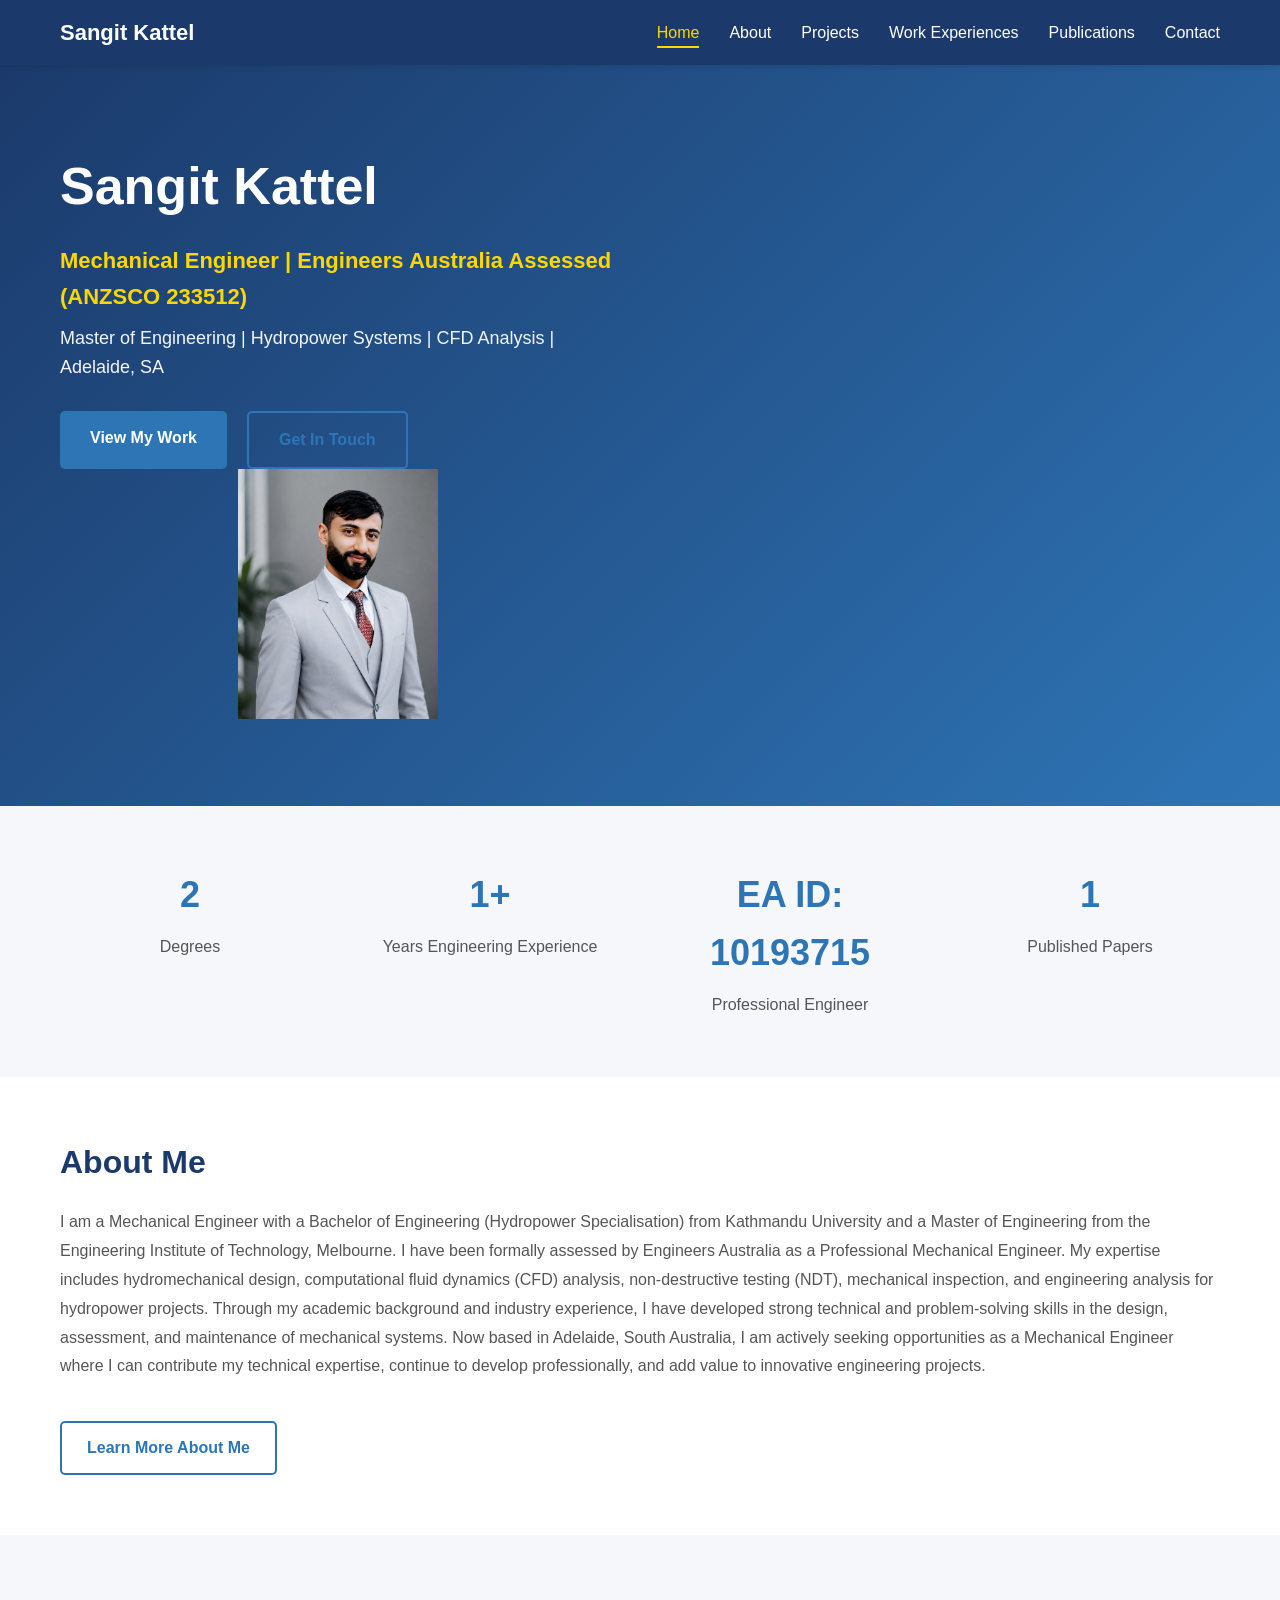
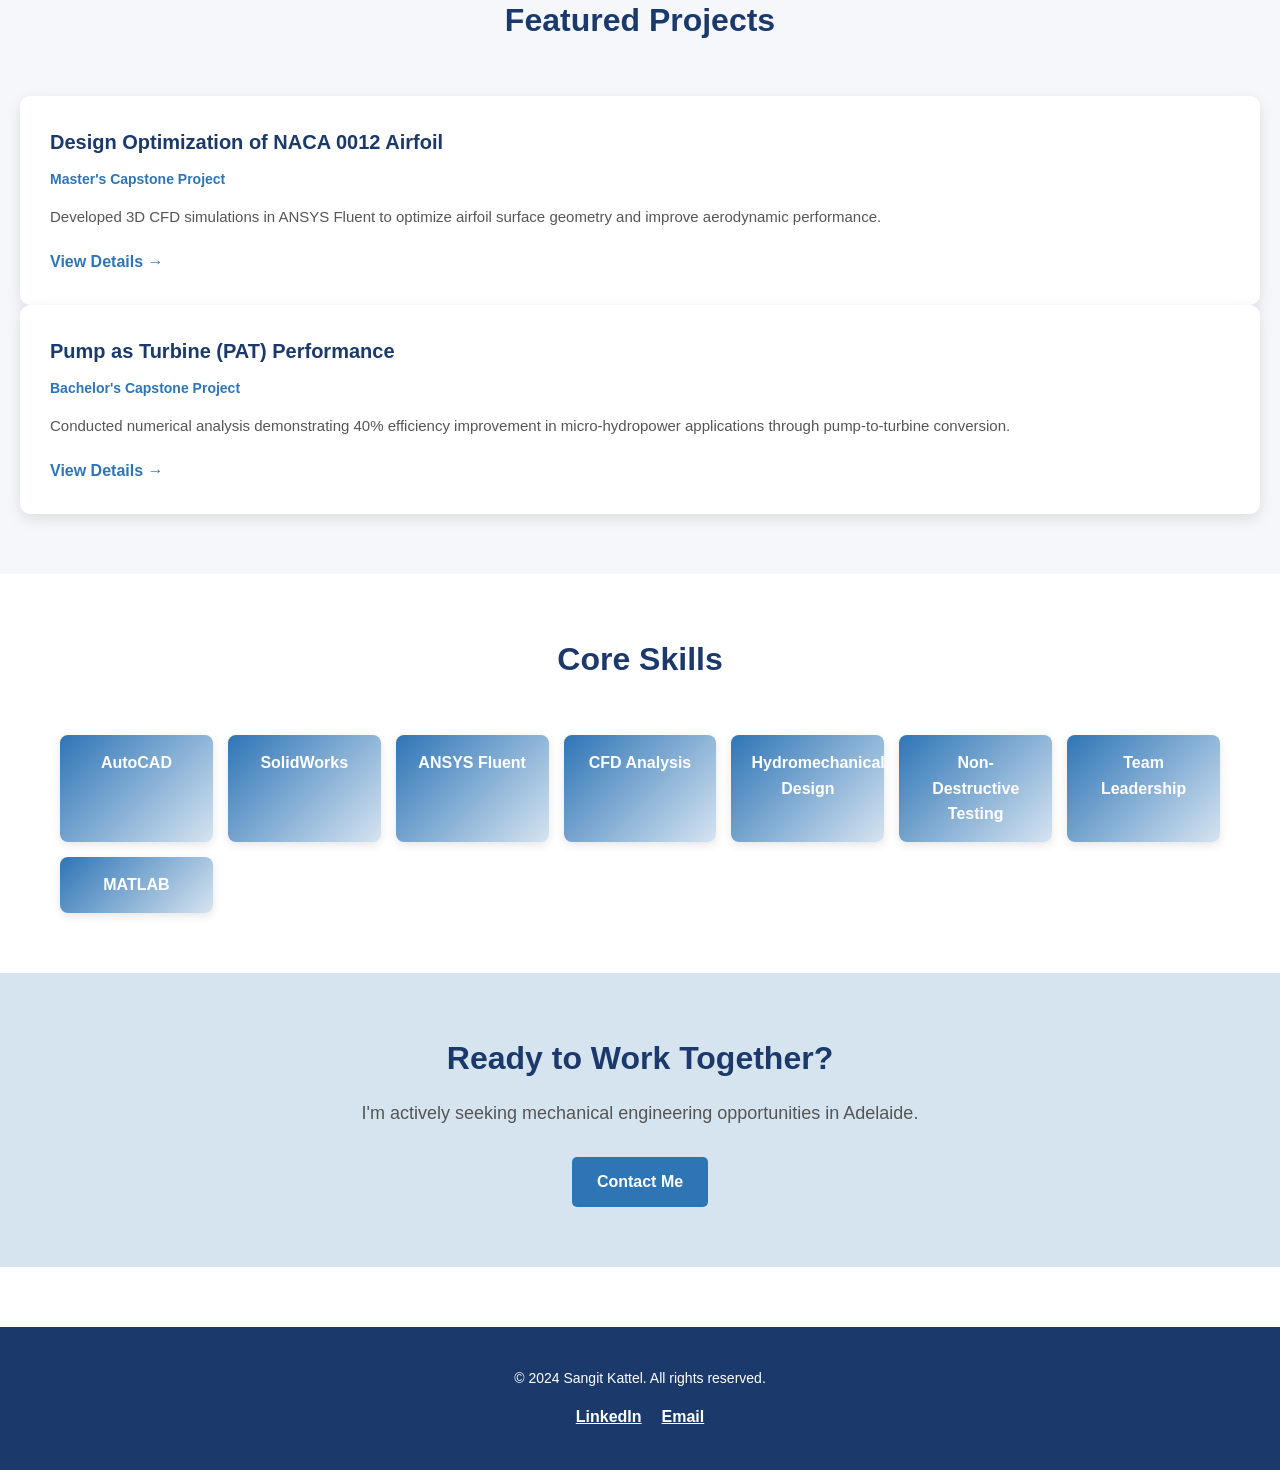
<file: index.html>
<!DOCTYPE html>
<html lang="en">
<head>
    <meta charset="UTF-8">
    <meta name="viewport" content="width=device-width, initial-scale=1.0">
    <title>Sangit Kattel - Mechanical Engineer</title>
    <link rel="stylesheet" href="styles.css">
</head>
<body>
    <!-- Navigation Bar -->
    <nav class="navbar">
        <div class="container">
            <div class="logo">Sangit Kattel</div>
            <ul class="nav-links">
                <li><a href="index.html" class="active">Home</a></li>
                <li><a href="about.html">About</a></li>
                <li><a href="projects.html">Projects</a></li>
                 <li><a href="work-experiences.html">Work Experiences</a></li>
                <li><a href="publications.html">Publications</a></li>
                <li><a href="contact.html">Contact</a></li>
            </ul>
        </div>
    </nav>

    <!-- Hero Section -->
    <section class="hero">
        <div class="container">
            <div class="hero-content">
                <div class="hero-text">
                    <h1>Sangit Kattel</h1>
                    <p class="subtitle">Mechanical Engineer | Engineers Australia Assessed (ANZSCO 233512)</p>
                    <p class="description">Master of Engineering | Hydropower Systems | CFD Analysis | Adelaide, SA</p>
                    <div class="cta-buttons">
                        <a href="about.html" class="btn btn-primary">View My Work</a>
                        <a href="contact.html" class="btn btn-secondary">Get In Touch</a>
                    </div>
                </div>
                <div class="hero-image">
                     <img src='sa.jpg' width=200>
                </div>
            </div>
        </div>
    </section>

    <!-- Quick Stats -->
    <section class="stats">
        <div class="container">
            <div class="stat-item">
                <h3>2</h3>
                <p>Degrees</p>
            </div>
            <div class="stat-item">
                <h3>1+</h3>
                <p>Years Engineering Experience</p>
            </div>
            <div class="stat-item">
                <h3>EA ID: 10193715</h3>
                <p>Professional Engineer</p>
            </div>
            <div class="stat-item">
                <h3>1</h3>
                <p>Published Papers</p>
            </div>
        </div>
    </section>

    <!-- About Preview -->
    <section class="about-preview">
        <div class="container">
            <h2>About Me</h2>
            <p>I am a Mechanical Engineer with a Bachelor of Engineering (Hydropower Specialisation) from Kathmandu University and a Master of Engineering from the Engineering Institute of Technology, Melbourne. I have been formally assessed by Engineers Australia as a Professional Mechanical Engineer. My expertise includes hydromechanical design, computational fluid dynamics (CFD) analysis, non-destructive testing (NDT), mechanical inspection, and engineering analysis for hydropower projects. Through my academic background and industry experience, I have developed strong technical and problem-solving skills in the design, assessment, and maintenance of mechanical systems.

Now based in Adelaide, South Australia, I am actively seeking opportunities as a Mechanical Engineer where I can contribute my technical expertise, continue to develop professionally, and add value to innovative engineering projects.</p>
            
            <a href="about.html" class="btn btn-secondary">Learn More About Me</a>
        </div>
    </section>

    <!-- Featured Projects -->
    <section class="featured-projects">
        <div class="container">
            <h2>Featured Projects</h2>
           
                </div>
                <div class="project-card">
                    <h3>Design Optimization of NACA 0012 Airfoil</h3>
                    <p class="role">Master's Capstone Project</p>
                    <p>Developed 3D CFD simulations in ANSYS Fluent to optimize airfoil surface geometry and improve aerodynamic performance.</p>
                    <a href="projects.html#airfoil">View Details →</a>
                </div>
                <div class="project-card">
                    <h3>Pump as Turbine (PAT) Performance</h3>
                    <p class="role">Bachelor's Capstone Project</p>
                    <p>Conducted numerical analysis demonstrating 40% efficiency improvement in micro-hydropower applications through pump-to-turbine conversion.</p>
                    <a href="projects.html#pat">View Details →</a>
                </div>
            </div>
        </div>
    </section>

    <!-- Skills Section -->
    <section class="skills-section">
        <div class="container">
            <h2>Core Skills</h2>
            <div class="skills-grid">
                <div class="skill">AutoCAD</div>
                <div class="skill">SolidWorks</div>
                <div class="skill">ANSYS Fluent</div>
                <div class="skill">CFD Analysis</div>
                <div class="skill">Hydromechanical Design</div>
                <div class="skill">Non-Destructive Testing</div>
                <div class="skill">Team Leadership</div>
                <div class="skill">MATLAB</div>
            </div>
        </div>
    </section>

    <!-- CTA Section -->
    <section class="cta">
        <div class="container">
            <h2>Ready to Work Together?</h2>
            <p>I'm actively seeking mechanical engineering opportunities in Adelaide.</p>
            <a href="contact.html" class="btn btn-primary">Contact Me</a>
        </div>
    </section>

    <!-- Footer -->
    <footer>
        <div class="container">
            <p>&copy; 2024 Sangit Kattel. All rights reserved.</p>
            <div class="social-links">
                <a href="https://linkedin.com/in/sangit-kattel-812382195" target="_blank">LinkedIn</a>
                <a href="mailto:sangeet.kattel@gmail.com">Email</a>
            </div>
        </div>
    </footer>

    <script src="script.js"></script>
</body>
</html>
</file>
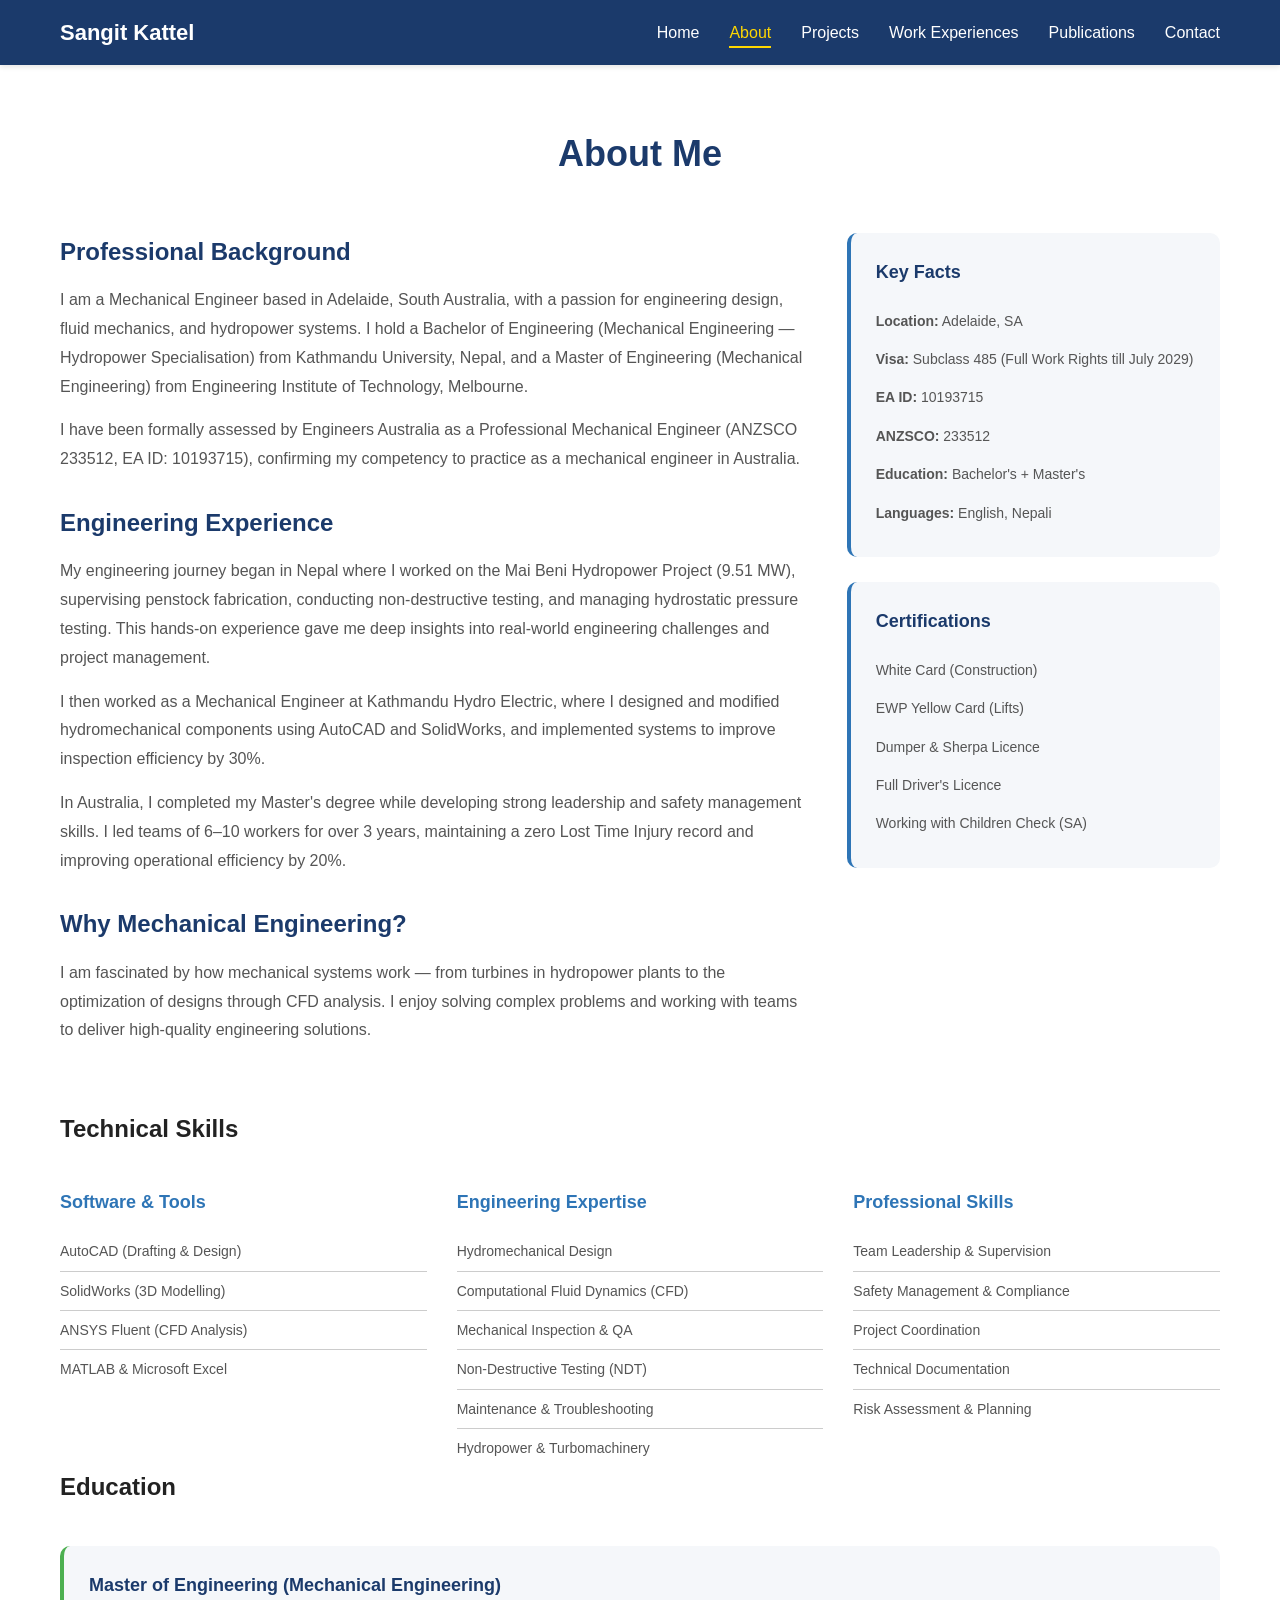
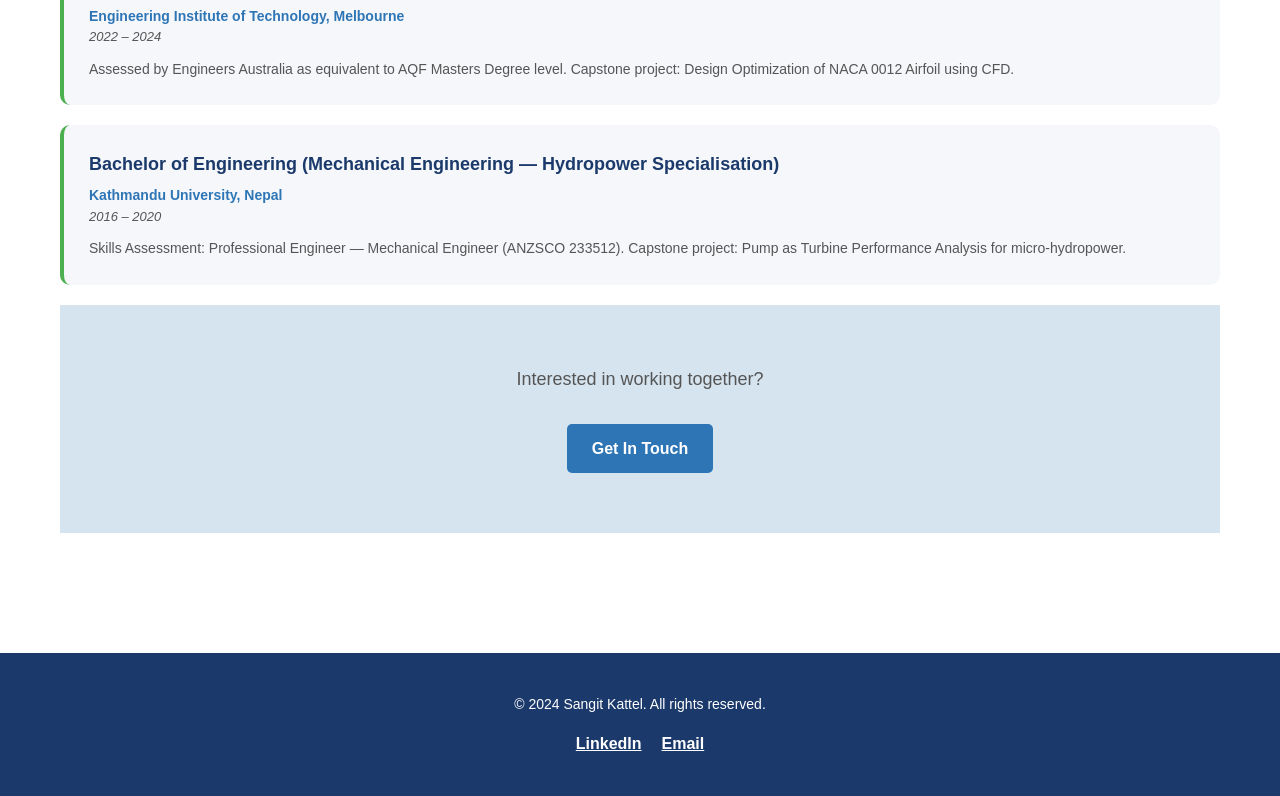
<file: about.html>
<!DOCTYPE html>
<html lang="en">
<head>
    <meta charset="UTF-8">
    <meta name="viewport" content="width=device-width, initial-scale=1.0">
    <title>About - Sangit Kattel</title>
    <link rel="stylesheet" href="styles.css">
</head>
<body>
    <!-- Navigation Bar -->
    <nav class="navbar">
        <div class="container">
            <div class="logo">Sangit Kattel</div>
            <ul class="nav-links">
                <li><a href="index.html">Home</a></li>
                <li><a href="about.html" class="active">About</a></li>
                <li><a href="projects.html">Projects</a></li>
                            <li><a href="work-experiences.html">Work Experiences</a></li>
                <li><a href="publications.html">Publications</a></li>
                <li><a href="contact.html">Contact</a></li>
            </ul>
        </div>
    </nav>

    <!-- About Section -->
    <section class="about">
        <div class="container">
            <h1>About Me</h1>
            
            <div class="about-grid">
                <div class="about-text">
                    <h2>Professional Background</h2>
                    <p>I am a Mechanical Engineer based in Adelaide, South Australia, with a passion for engineering design, fluid mechanics, and hydropower systems. I hold a Bachelor of Engineering (Mechanical Engineering — Hydropower Specialisation) from Kathmandu University, Nepal, and a Master of Engineering (Mechanical Engineering) from Engineering Institute of Technology, Melbourne.</p>
                    
                    <p>I have been formally assessed by Engineers Australia as a Professional Mechanical Engineer (ANZSCO 233512, EA ID: 10193715), confirming my competency to practice as a mechanical engineer in Australia.</p>

                    <h2>Engineering Experience</h2>
                    <p>My engineering journey began in Nepal where I worked on the Mai Beni Hydropower Project (9.51 MW), supervising penstock fabrication, conducting non-destructive testing, and managing hydrostatic pressure testing. This hands-on experience gave me deep insights into real-world engineering challenges and project management.</p>

                    <p>I then worked as a Mechanical Engineer at Kathmandu Hydro Electric, where I designed and modified hydromechanical components using AutoCAD and SolidWorks, and implemented systems to improve inspection efficiency by 30%.</p>

                    <p>In Australia, I completed my Master's degree while developing strong leadership and safety management skills. I led teams of 6–10 workers for over 3 years, maintaining a zero Lost Time Injury record and improving operational efficiency by 20%.</p>

                    <h2>Why Mechanical Engineering?</h2>
                    <p>I am fascinated by how mechanical systems work — from turbines in hydropower plants to the optimization of designs through CFD analysis. I enjoy solving complex problems and working with teams to deliver high-quality engineering solutions.</p>
                </div>

                <div class="about-sidebar">
                    <div class="info-box">
                        <h3>Key Facts</h3>
                        <ul>
                            <li><strong>Location:</strong> Adelaide, SA</li>
                            <li><strong>Visa:</strong> Subclass 485 (Full Work Rights till July 2029)</li>
                            <li><strong>EA ID:</strong> 10193715</li>
                            <li><strong>ANZSCO:</strong> 233512</li>
                            <li><strong>Education:</strong> Bachelor's + Master's</li>
                            <li><strong>Languages:</strong> English, Nepali</li>
                        </ul>
                    </div>

                    <div class="info-box">
                        <h3>Certifications</h3>
                        <ul>
                            <li>White Card (Construction)</li>
                            <li>EWP Yellow Card (Lifts)</li>
                            <li>Dumper & Sherpa Licence</li>
                            <li>Full Driver's Licence</li>
                            <li>Working with Children Check (SA)</li>
                        </ul>
                    </div>
                </div>
            </div>

            <h2>Technical Skills</h2>
            <div class="skills-detailed">
                <div class="skill-category">
                    <h3>Software & Tools</h3>
                    <ul>
                        <li>AutoCAD (Drafting & Design)</li>
                        <li>SolidWorks (3D Modelling)</li>
                        <li>ANSYS Fluent (CFD Analysis)</li>
                        <li>MATLAB & Microsoft Excel</li>
                    </ul>
                </div>

                <div class="skill-category">
                    <h3>Engineering Expertise</h3>
                    <ul>
                        <li>Hydromechanical Design</li>
                        <li>Computational Fluid Dynamics (CFD)</li>
                        <li>Mechanical Inspection & QA</li>
                        <li>Non-Destructive Testing (NDT)</li>
                        <li>Maintenance & Troubleshooting</li>
                        <li>Hydropower & Turbomachinery</li>
                    </ul>
                </div>

                <div class="skill-category">
                    <h3>Professional Skills</h3>
                    <ul>
                        <li>Team Leadership & Supervision</li>
                        <li>Safety Management & Compliance</li>
                        <li>Project Coordination</li>
                        <li>Technical Documentation</li>
                        <li>Risk Assessment & Planning</li>
                    </ul>
                </div>
            </div>

            <h2>Education</h2>
            <div class="education-timeline">
                <div class="education-item">
                    <h3>Master of Engineering (Mechanical Engineering)</h3>
                    <p class="institution">Engineering Institute of Technology, Melbourne</p>
                    <p class="year">2022 – 2024</p>
                    <p>Assessed by Engineers Australia as equivalent to AQF Masters Degree level. Capstone project: Design Optimization of NACA 0012 Airfoil using CFD.</p>
                </div>

                <div class="education-item">
                    <h3>Bachelor of Engineering (Mechanical Engineering — Hydropower Specialisation)</h3>
                    <p class="institution">Kathmandu University, Nepal</p>
                    <p class="year">2016 – 2020</p>
                    <p>Skills Assessment: Professional Engineer — Mechanical Engineer (ANZSCO 233512). Capstone project: Pump as Turbine Performance Analysis for micro-hydropower.</p>
                </div>
            </div>

            <div class="cta">
                <p>Interested in working together?</p>
                <a href="contact.html" class="btn btn-primary">Get In Touch</a>
            </div>
        </div>
    </section>

    <!-- Footer -->
    <footer>
        <div class="container">
            <p>&copy; 2024 Sangit Kattel. All rights reserved.</p>
            <div class="social-links">
                <a href="https://linkedin.com/in/sangit-kattel-812382195" target="_blank">LinkedIn</a>
                <a href="mailto:sangeet.kattel@gmail.com">Email</a>
            </div>
        </div>
    </footer>

    <script src="script.js"></script>
</body>
</html>
</file>
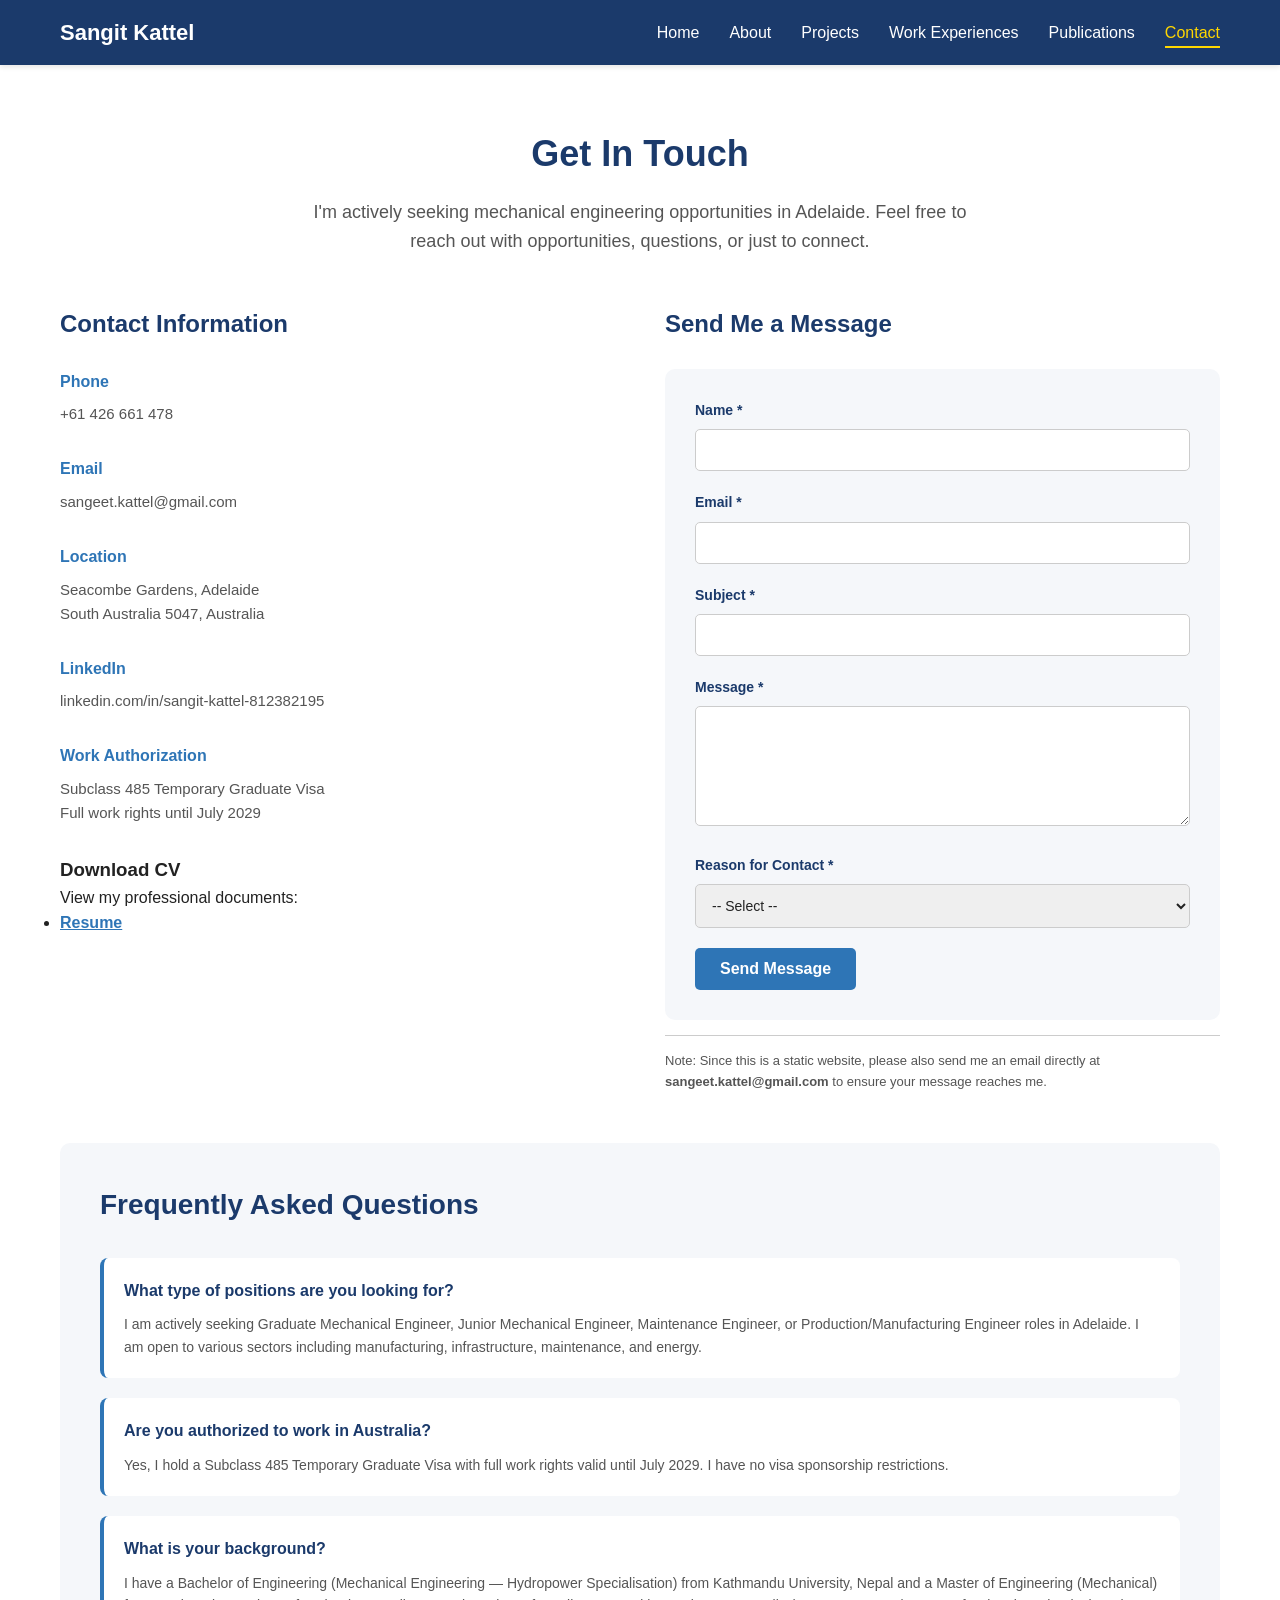
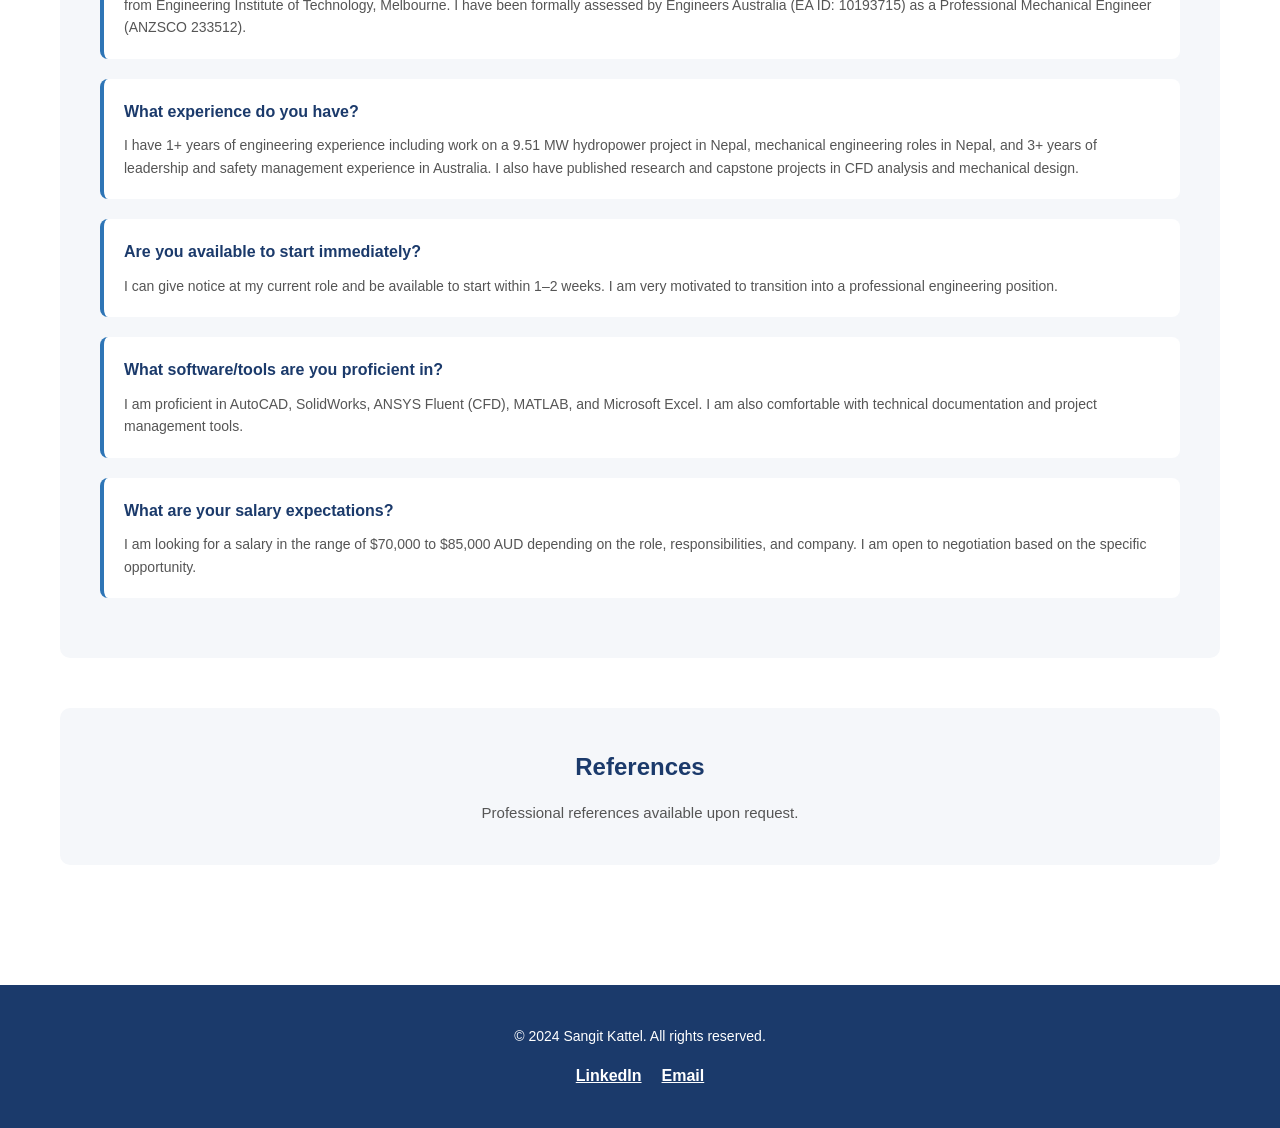
<file: contact.html>
<!DOCTYPE html>
<html lang="en">
<head>
    <meta charset="UTF-8">
    <meta name="viewport" content="width=device-width, initial-scale=1.0">
    <title>Contact - Sangit Kattel</title>
    <link rel="stylesheet" href="styles.css">
</head>
<body>
    <!-- Navigation Bar -->
    <nav class="navbar">
        <div class="container">
            <div class="logo">Sangit Kattel</div>
            <ul class="nav-links">
                <li><a href="index.html">Home</a></li>
                <li><a href="about.html">About</a></li>
                <li><a href="projects.html">Projects</a></li>
                         <li><a href="work-experiences.html">Work Experiences</a></li>
                <li><a href="publications.html">Publications</a></li>
                <li><a href="contact.html" class="active">Contact</a></li>
            </ul>
        </div>
    </nav>

    <!-- Contact Section -->
    <section class="contact">
        <div class="container">
            <h1>Get In Touch</h1>
            <p class="intro-text">I'm actively seeking mechanical engineering opportunities in Adelaide. Feel free to reach out with opportunities, questions, or just to connect.</p>

            <div class="contact-grid">
                <!-- Contact Information -->
                <div class="contact-info">
                    <h2>Contact Information</h2>
                    
                    <div class="contact-item">
                        <h3>Phone</h3>
                        <p><a href="tel:+61426661478">+61 426 661 478</a></p>
                    </div>

                    <div class="contact-item">
                        <h3>Email</h3>
                        <p><a href="mailto:sangeet.kattel@gmail.com">sangeet.kattel@gmail.com</a></p>
                    </div>

                    <div class="contact-item">
                        <h3>Location</h3>
                        <p>Seacombe Gardens, Adelaide<br>South Australia 5047, Australia</p>
                    </div>

                    <div class="contact-item">
                        <h3>LinkedIn</h3>
                        <p><a href="https://linkedin.com/in/sangit-kattel-812382195" target="_blank">linkedin.com/in/sangit-kattel-812382195</a></p>
                    </div>

                    <div class="contact-item">
                        <h3>Work Authorization</h3>
                        <p>Subclass 485 Temporary Graduate Visa<br>Full work rights until July 2029</p>
                    </div>

                    <h3>Download CV</h3>
                    <p>View my professional documents:</p>
                    <ul>
                       
                        <li><a href="Sangit_Kattel_Resume_2026.pdf" class="btn-link">Resume</a></li>
                    </ul>
                </div>

                <!-- Contact Form -->
                <div class="contact-form-container">
                    <h2>Send Me a Message</h2>
                    <form class="contact-form" action="https://formspree.io/f/xqevgryv" method= "POST">
                        <div class="form-group">
                            <label for="name">Name *</label>
                            <input type="text" id="name" name="name" required>
                        </div>

                        <div class="form-group">
                            <label for="email">Email *</label>
                            <input type="email" id="email" name="email" required>
                        </div>

                        <div class="form-group">
                            <label for="subject">Subject *</label>
                            <input type="text" id="subject" name="subject" required>
                        </div>

                        <div class="form-group">
                            <label for="message">Message *</label>
                            <textarea id="message" name="message" rows="5" required></textarea>
                        </div>

                        <div class="form-group">
                            <label for="reason">Reason for Contact *</label>
                            <select id="reason" name="reason" required>
                                <option value="">-- Select --</option>
                                <option value="opportunity">Job Opportunity</option>
                                <option value="collaboration">Collaboration</option>
                                <option value="interview">Interview Related</option>
                                <option value="networking">Networking</option>
                                <option value="other">Other</option>
                            </select>
                        </div>

                        <button type="submit" class="btn btn-primary">Send Message</button>
                    </form>
                    <p class="form-note">Note: Since this is a static website, please also send me an email directly at <strong>sangeet.kattel@gmail.com</strong> to ensure your message reaches me.</p>
                </div>
            </div>

            <!-- FAQ Section -->
            <div class="faq">
                <h2>Frequently Asked Questions</h2>
                
                <div class="faq-item">
                    <h3>What type of positions are you looking for?</h3>
                    <p>I am actively seeking Graduate Mechanical Engineer, Junior Mechanical Engineer, Maintenance Engineer, or Production/Manufacturing Engineer roles in Adelaide. I am open to various sectors including manufacturing, infrastructure, maintenance, and energy.</p>
                </div>

                <div class="faq-item">
                    <h3>Are you authorized to work in Australia?</h3>
                    <p>Yes, I hold a Subclass 485 Temporary Graduate Visa with full work rights valid until July 2029. I have no visa sponsorship restrictions.</p>
                </div>

                <div class="faq-item">
                    <h3>What is your background?</h3>
                    <p>I have a Bachelor of Engineering (Mechanical Engineering — Hydropower Specialisation) from Kathmandu University, Nepal and a Master of Engineering (Mechanical) from Engineering Institute of Technology, Melbourne. I have been formally assessed by Engineers Australia (EA ID: 10193715) as a Professional Mechanical Engineer (ANZSCO 233512).</p>
                </div>

                <div class="faq-item">
                    <h3>What experience do you have?</h3>
                    <p>I have 1+ years of engineering experience including work on a 9.51 MW hydropower project in Nepal, mechanical engineering roles in Nepal, and 3+ years of leadership and safety management experience in Australia. I also have published research and capstone projects in CFD analysis and mechanical design.</p>
                </div>

                <div class="faq-item">
                    <h3>Are you available to start immediately?</h3>
                    <p>I can give notice at my current role and be available to start within 1–2 weeks. I am very motivated to transition into a professional engineering position.</p>
                </div>

                <div class="faq-item">
                    <h3>What software/tools are you proficient in?</h3>
                    <p>I am proficient in AutoCAD, SolidWorks, ANSYS Fluent (CFD), MATLAB, and Microsoft Excel. I am also comfortable with technical documentation and project management tools.</p>
                </div>

                <div class="faq-item">
                    <h3>What are your salary expectations?</h3>
                    <p>I am looking for a salary in the range of $70,000 to $85,000 AUD depending on the role, responsibilities, and company. I am open to negotiation based on the specific opportunity.</p>
                </div>
            </div>

            <!-- Referees Section -->
            <div class="referees">
                <h2>References</h2>
                <p>Professional references available upon request.</p>
            </div>
        </div>
    </section>

    <!-- Footer -->
    <footer>
        <div class="container">
            <p>&copy; 2024 Sangit Kattel. All rights reserved.</p>
            <div class="social-links">
                <a href="https://linkedin.com/in/sangit-kattel-812382195" target="_blank">LinkedIn</a>
                <a href="mailto:sangeet.kattel@gmail.com">Email</a>
            </div>
        </div>
    </footer>

    <script src="script.js"></script>
</body>
</html>
</file>
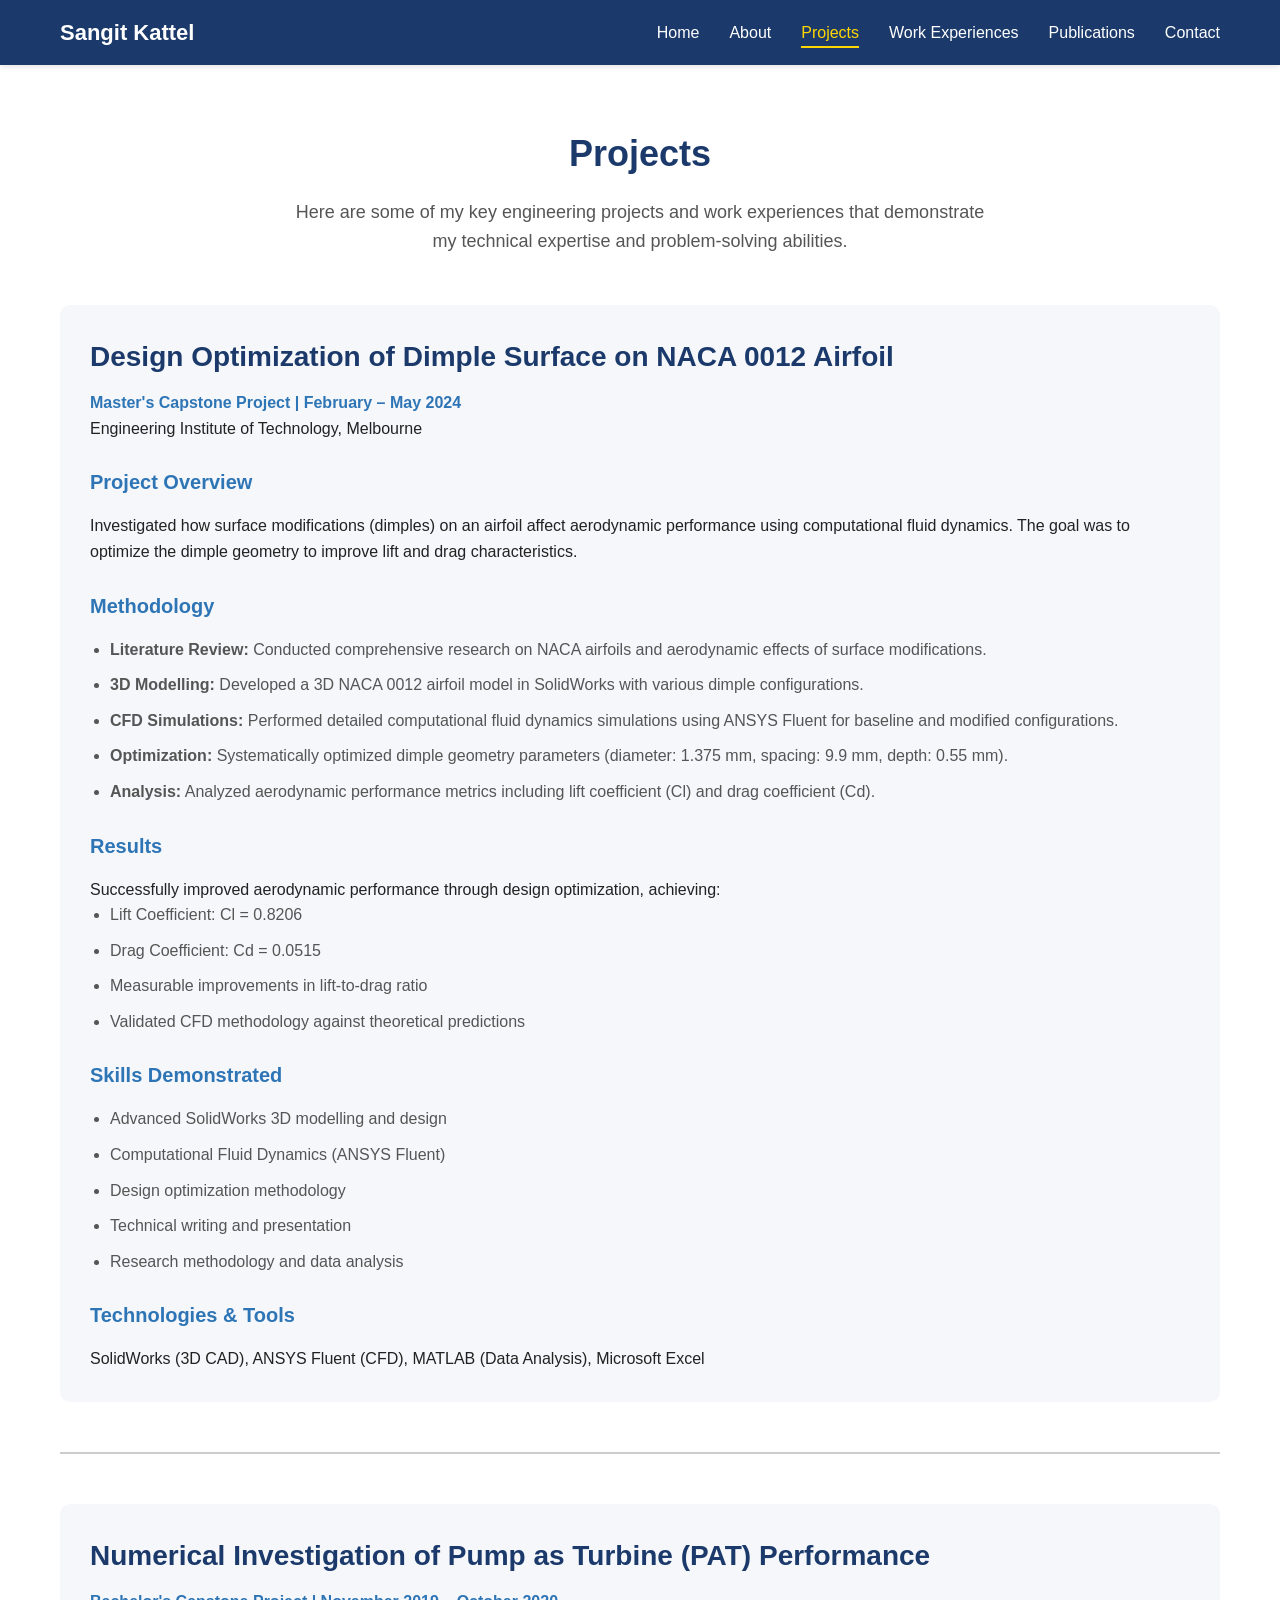
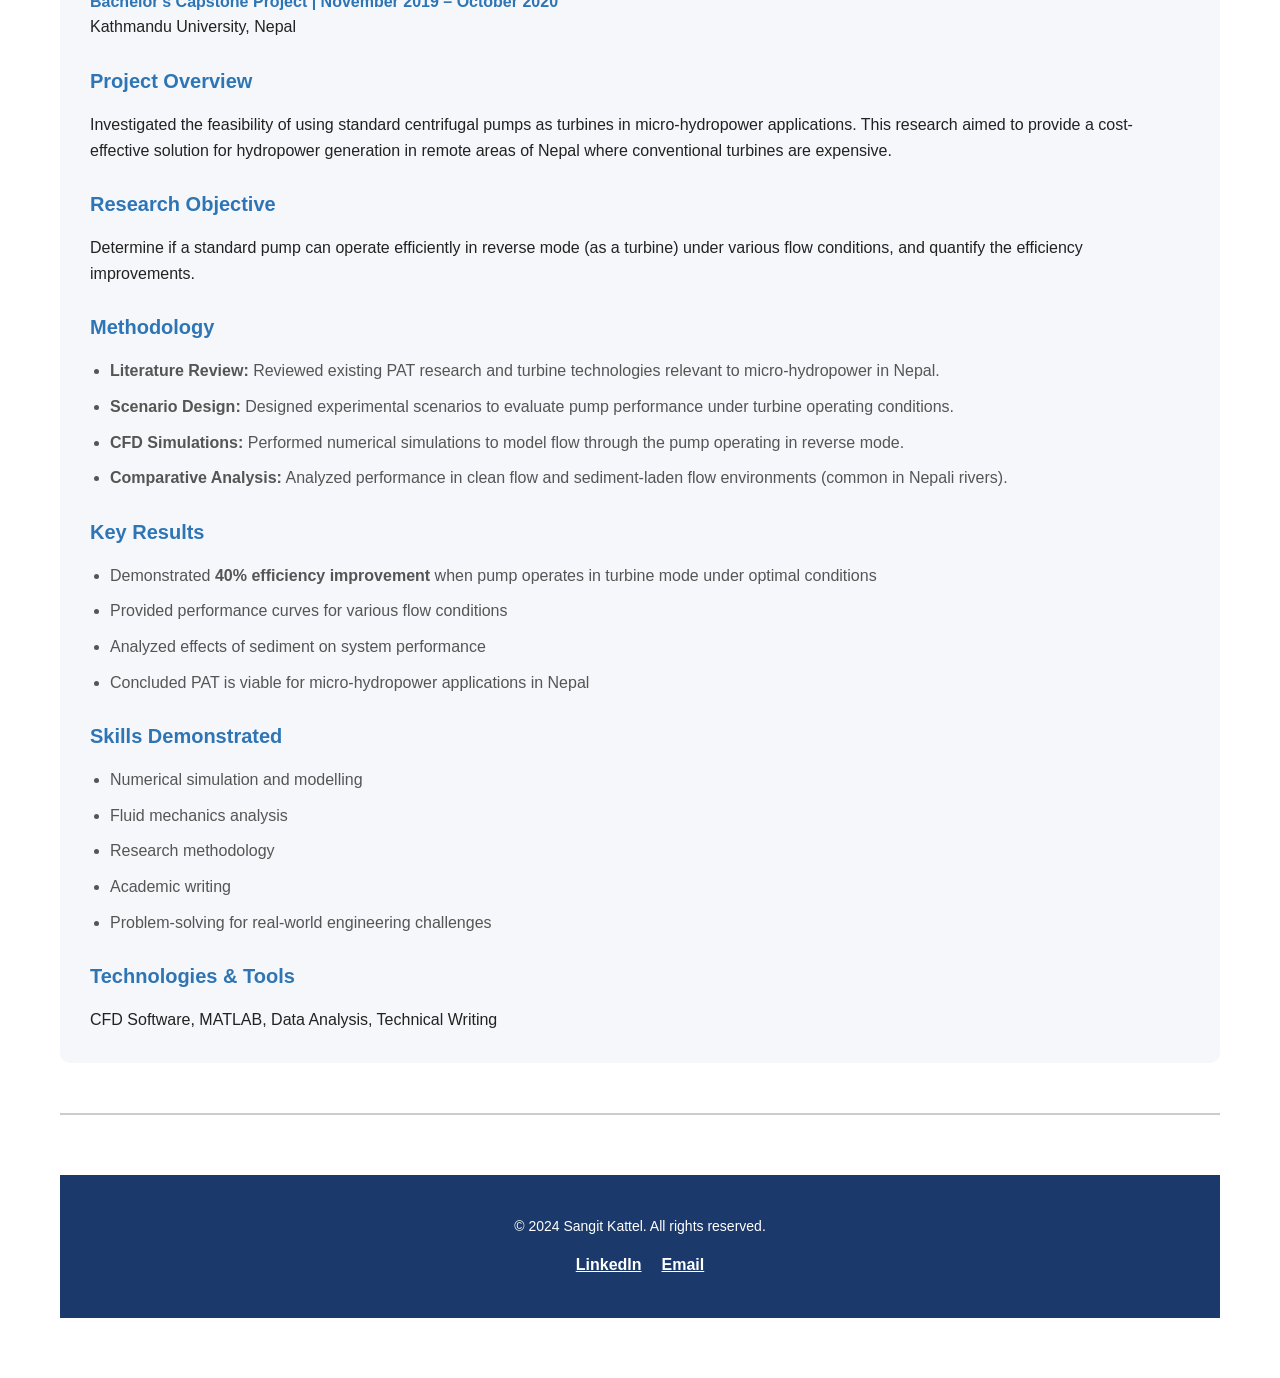
<file: projects.html>
<!DOCTYPE html>
<html lang="en">
<head>
    <meta charset="UTF-8">
    <meta name="viewport" content="width=device-width, initial-scale=1.0">
    <title>Projects - Sangit Kattel</title>
    <link rel="stylesheet" href="styles.css">
</head>
<body>
    <!-- Navigation Bar -->
    <nav class="navbar">
        <div class="container">
            <div class="logo">Sangit Kattel</div>
            <ul class="nav-links">
                <li><a href="index.html">Home</a></li>
                <li><a href="about.html">About</a></li>
                <li><a href="projects.html" class="active">Projects</a></li>
                            <li><a href="work-experiences.html">Work Experiences</a></li>
                <li><a href="publications.html">Publications</a></li>
                <li><a href="contact.html">Contact</a></li>
            </ul>
        </div>
    </nav>

    <!-- Projects Section -->
    <section class="projects">
        <div class="container">
            <h1>Projects</h1>
            <p class="intro-text">Here are some of my key engineering projects and work experiences that demonstrate my technical expertise and problem-solving abilities.</p>

         

            <!-- Project 2: Master's Capstone -->
            <div id="airfoil" class="project-detail">
                <h2>Design Optimization of Dimple Surface on NACA 0012 Airfoil</h2>
                <p class="role">Master's Capstone Project | February – May 2024</p>
                <p class="institution">Engineering Institute of Technology, Melbourne</p>

                <div class="project-content">
                    <h3>Project Overview</h3>
                    <p>Investigated how surface modifications (dimples) on an airfoil affect aerodynamic performance using computational fluid dynamics. The goal was to optimize the dimple geometry to improve lift and drag characteristics.</p>

                    <h3>Methodology</h3>
                    <ul>
                        <li><strong>Literature Review:</strong> Conducted comprehensive research on NACA airfoils and aerodynamic effects of surface modifications.</li>
                        <li><strong>3D Modelling:</strong> Developed a 3D NACA 0012 airfoil model in SolidWorks with various dimple configurations.</li>
                        <li><strong>CFD Simulations:</strong> Performed detailed computational fluid dynamics simulations using ANSYS Fluent for baseline and modified configurations.</li>
                        <li><strong>Optimization:</strong> Systematically optimized dimple geometry parameters (diameter: 1.375 mm, spacing: 9.9 mm, depth: 0.55 mm).</li>
                        <li><strong>Analysis:</strong> Analyzed aerodynamic performance metrics including lift coefficient (Cl) and drag coefficient (Cd).</li>
                    </ul>

                    <h3>Results</h3>
                    <p>Successfully improved aerodynamic performance through design optimization, achieving:</p>
                    <ul>
                        <li>Lift Coefficient: Cl = 0.8206</li>
                        <li>Drag Coefficient: Cd = 0.0515</li>
                        <li>Measurable improvements in lift-to-drag ratio</li>
                        <li>Validated CFD methodology against theoretical predictions</li>
                    </ul>

                    <h3>Skills Demonstrated</h3>
                    <ul>
                        <li>Advanced SolidWorks 3D modelling and design</li>
                        <li>Computational Fluid Dynamics (ANSYS Fluent)</li>
                        <li>Design optimization methodology</li>
                        <li>Technical writing and presentation</li>
                        <li>Research methodology and data analysis</li>
                    </ul>

                    <h3>Technologies & Tools</h3>
                    <p>SolidWorks (3D CAD), ANSYS Fluent (CFD), MATLAB (Data Analysis), Microsoft Excel</p>
                </div>
            </div>

            <hr>

            <!-- Project 3: Bachelor's Capstone -->
            <div id="pat" class="project-detail">
                <h2>Numerical Investigation of Pump as Turbine (PAT) Performance</h2>
                <p class="role">Bachelor's Capstone Project | November 2019 – October 2020</p>
                <p class="institution">Kathmandu University, Nepal</p>

                <div class="project-content">
                    <h3>Project Overview</h3>
                    <p>Investigated the feasibility of using standard centrifugal pumps as turbines in micro-hydropower applications. This research aimed to provide a cost-effective solution for hydropower generation in remote areas of Nepal where conventional turbines are expensive.</p>

                    <h3>Research Objective</h3>
                    <p>Determine if a standard pump can operate efficiently in reverse mode (as a turbine) under various flow conditions, and quantify the efficiency improvements.</p>

                    <h3>Methodology</h3>
                    <ul>
                        <li><strong>Literature Review:</strong> Reviewed existing PAT research and turbine technologies relevant to micro-hydropower in Nepal.</li>
                        <li><strong>Scenario Design:</strong> Designed experimental scenarios to evaluate pump performance under turbine operating conditions.</li>
                        <li><strong>CFD Simulations:</strong> Performed numerical simulations to model flow through the pump operating in reverse mode.</li>
                        <li><strong>Comparative Analysis:</strong> Analyzed performance in clean flow and sediment-laden flow environments (common in Nepali rivers).</li>
                    </ul>

                    <h3>Key Results</h3>
                    <ul>
                        <li>Demonstrated <strong>40% efficiency improvement</strong> when pump operates in turbine mode under optimal conditions</li>
                        <li>Provided performance curves for various flow conditions</li>
                        <li>Analyzed effects of sediment on system performance</li>
                        <li>Concluded PAT is viable for micro-hydropower applications in Nepal</li>
                    </ul>

                   
                    <h3>Skills Demonstrated</h3>
                    <ul>
                        <li>Numerical simulation and modelling</li>
                        <li>Fluid mechanics analysis</li>
                        <li>Research methodology</li>
                        <li>Academic writing</li>
                        <li>Problem-solving for real-world engineering challenges</li>
                    </ul>

                    <h3>Technologies & Tools</h3>
                    <p>CFD Software, MATLAB, Data Analysis, Technical Writing</p>
                </div>
            </div>

            <hr>

         

    <!-- Footer -->
    <footer>
        <div class="container">
            <p>&copy; 2024 Sangit Kattel. All rights reserved.</p>
            <div class="social-links">
                <a href="https://linkedin.com/in/sangit-kattel-812382195" target="_blank">LinkedIn</a>
                <a href="mailto:sangeet.kattel@gmail.com">Email</a>
            </div>
        </div>
    </footer>

    <script src="script.js"></script>
</body>
</html>
</file>
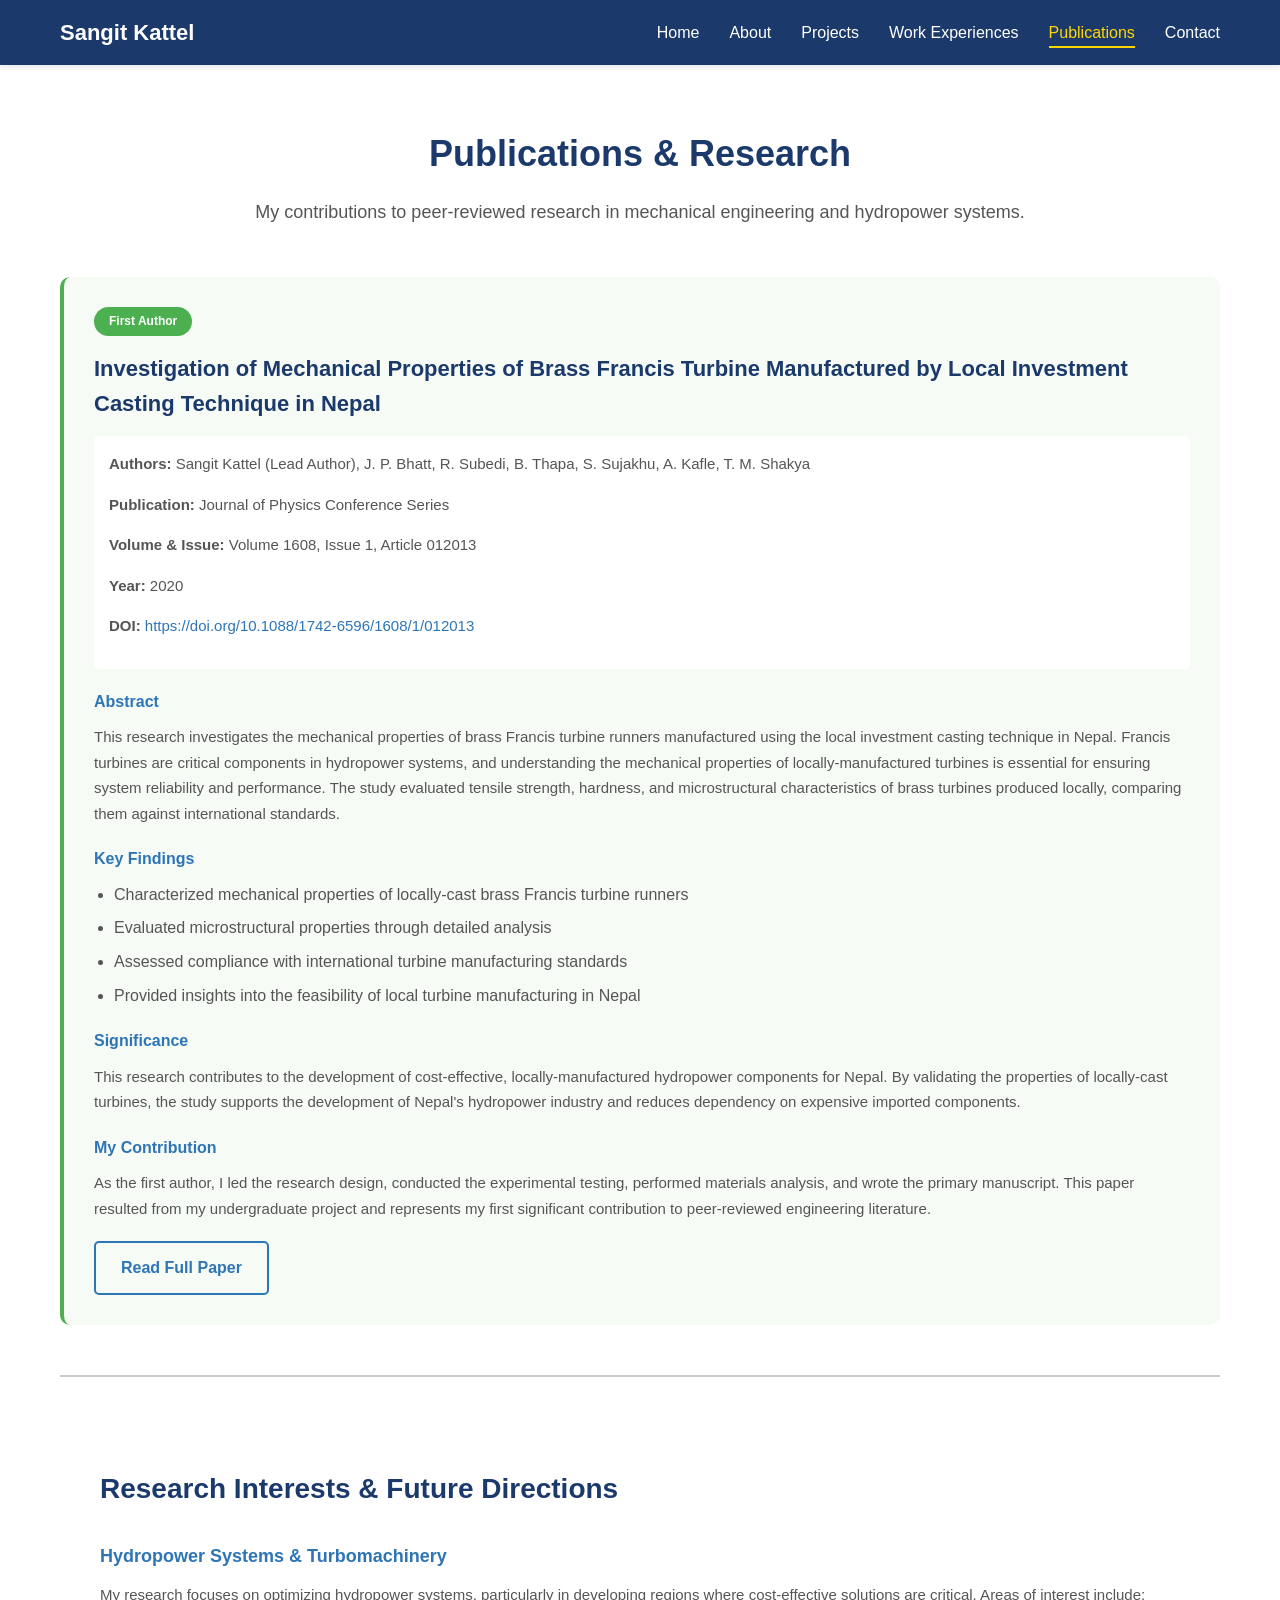
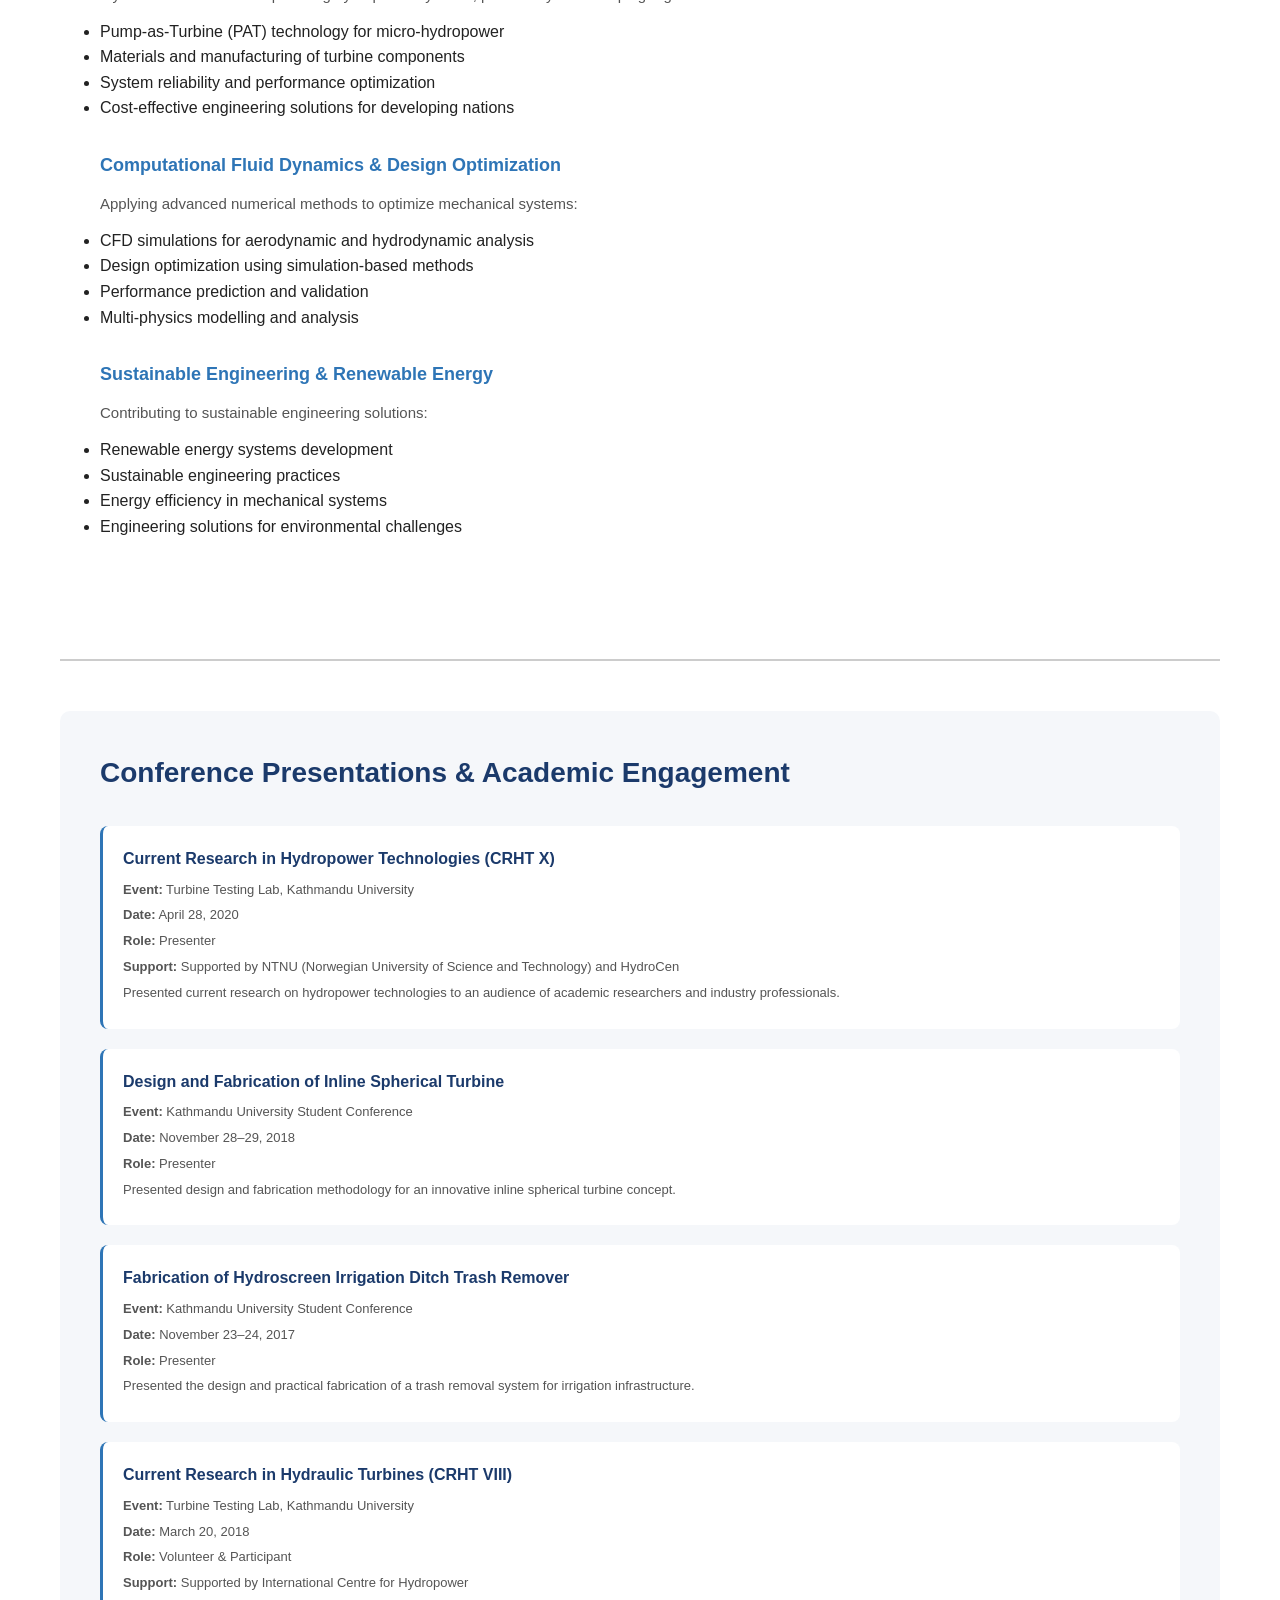
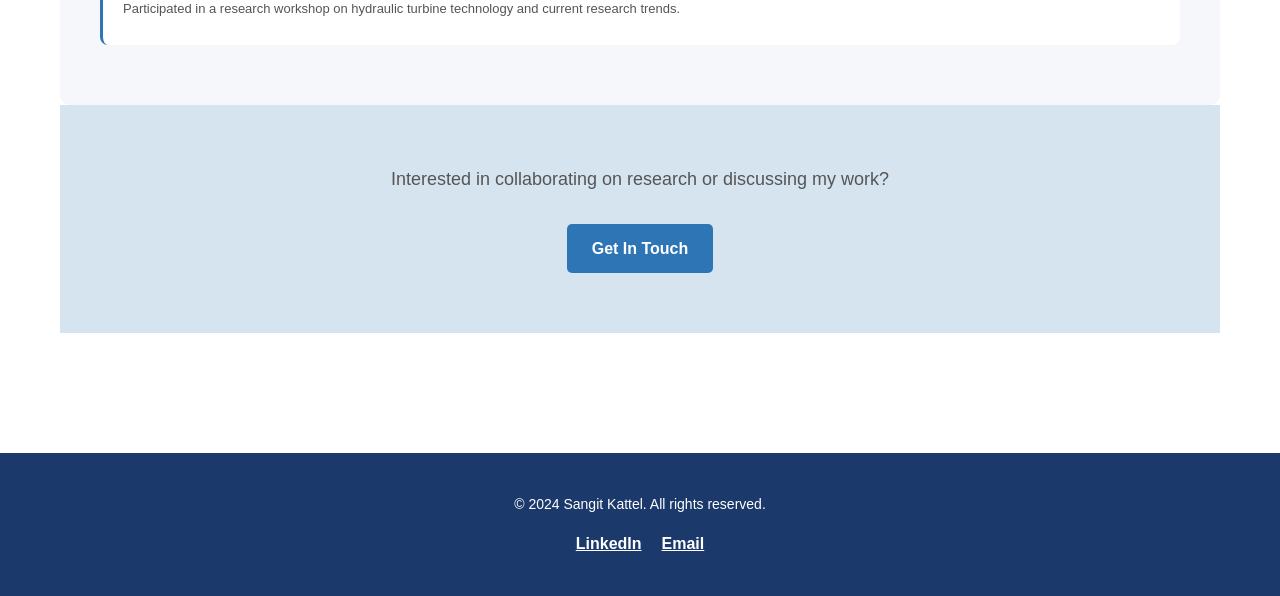
<file: publications.html>
<!DOCTYPE html>
<html lang="en">
<head>
    <meta charset="UTF-8">
    <meta name="viewport" content="width=device-width, initial-scale=1.0">
    <title>Publications - Sangit Kattel</title>
    <link rel="stylesheet" href="styles.css">
</head>
<body>
    <!-- Navigation Bar -->
    <nav class="navbar">
        <div class="container">
            <div class="logo">Sangit Kattel</div>
            <ul class="nav-links">
                <li><a href="index.html">Home</a></li>
                <li><a href="about.html">About</a></li>
                <li><a href="projects.html">Projects</a></li>
                           <li><a href="work-experiences.html">Work Experiences</a></li>
                <li><a href="publications.html" class="active">Publications</a></li>
                <li><a href="contact.html">Contact</a></li>
            </ul>
        </div>
    </nav>

    <!-- Publications Section -->
    <section class="publications">
        <div class="container">
            <h1>Publications & Research</h1>
            <p class="intro-text">My contributions to peer-reviewed research in mechanical engineering and hydropower systems.</p>

            <!-- Publication 1 -->
            <div class="publication-item featured">
                <div class="publication-badge">First Author</div>
                <h2>Investigation of Mechanical Properties of Brass Francis Turbine Manufactured by Local Investment Casting Technique in Nepal</h2>
                
                <div class="publication-meta">
                    <p><strong>Authors:</strong> Sangit Kattel (Lead Author), J. P. Bhatt, R. Subedi, B. Thapa, S. Sujakhu, A. Kafle, T. M. Shakya</p>
                    <p><strong>Publication:</strong> Journal of Physics Conference Series</p>
                    <p><strong>Volume & Issue:</strong> Volume 1608, Issue 1, Article 012013</p>
                    <p><strong>Year:</strong> 2020</p>
                    <p><strong>DOI:</strong> <a href="https://doi.org/10.1088/1742-6596/1608/1/012013" target="_blank">https://doi.org/10.1088/1742-6596/1608/1/012013</a></p>
                </div>

                <h3>Abstract</h3>
                <p>This research investigates the mechanical properties of brass Francis turbine runners manufactured using the local investment casting technique in Nepal. Francis turbines are critical components in hydropower systems, and understanding the mechanical properties of locally-manufactured turbines is essential for ensuring system reliability and performance. The study evaluated tensile strength, hardness, and microstructural characteristics of brass turbines produced locally, comparing them against international standards.</p>

                <h3>Key Findings</h3>
                <ul>
                    <li>Characterized mechanical properties of locally-cast brass Francis turbine runners</li>
                    <li>Evaluated microstructural properties through detailed analysis</li>
                    <li>Assessed compliance with international turbine manufacturing standards</li>
                    <li>Provided insights into the feasibility of local turbine manufacturing in Nepal</li>
                </ul>

                <h3>Significance</h3>
                <p>This research contributes to the development of cost-effective, locally-manufactured hydropower components for Nepal. By validating the properties of locally-cast turbines, the study supports the development of Nepal's hydropower industry and reduces dependency on expensive imported components.</p>

                <h3>My Contribution</h3>
                <p>As the first author, I led the research design, conducted the experimental testing, performed materials analysis, and wrote the primary manuscript. This paper resulted from my undergraduate project and represents my first significant contribution to peer-reviewed engineering literature.</p>

                <div class="publication-actions">
                    <a href="https://doi.org/10.1088/1742-6596/1608/1/012013" target="_blank" class="btn btn-secondary">Read Full Paper</a>
                </div>
            </div>

            <hr>

            <!-- Research Overview -->
            <div class="research-overview">
                <h2>Research Interests & Future Directions</h2>
                
                <div class="research-area">
                    <h3>Hydropower Systems & Turbomachinery</h3>
                    <p>My research focuses on optimizing hydropower systems, particularly in developing regions where cost-effective solutions are critical. Areas of interest include:</p>
                    <ul>
                        <li>Pump-as-Turbine (PAT) technology for micro-hydropower</li>
                        <li>Materials and manufacturing of turbine components</li>
                        <li>System reliability and performance optimization</li>
                        <li>Cost-effective engineering solutions for developing nations</li>
                    </ul>
                </div>

                <div class="research-area">
                    <h3>Computational Fluid Dynamics & Design Optimization</h3>
                    <p>Applying advanced numerical methods to optimize mechanical systems:</p>
                    <ul>
                        <li>CFD simulations for aerodynamic and hydrodynamic analysis</li>
                        <li>Design optimization using simulation-based methods</li>
                        <li>Performance prediction and validation</li>
                        <li>Multi-physics modelling and analysis</li>
                    </ul>
                </div>

                <div class="research-area">
                    <h3>Sustainable Engineering & Renewable Energy</h3>
                    <p>Contributing to sustainable engineering solutions:</p>
                    <ul>
                        <li>Renewable energy systems development</li>
                        <li>Sustainable engineering practices</li>
                        <li>Energy efficiency in mechanical systems</li>
                        <li>Engineering solutions for environmental challenges</li>
                    </ul>
                </div>
            </div>

            <hr>

            <!-- Conference Presentations -->
            <div class="conferences">
                <h2>Conference Presentations & Academic Engagement</h2>
                
                <div class="conference-item">
                    <h3>Current Research in Hydropower Technologies (CRHT X)</h3>
                    <p><strong>Event:</strong> Turbine Testing Lab, Kathmandu University</p>
                    <p><strong>Date:</strong> April 28, 2020</p>
                    <p><strong>Role:</strong> Presenter</p>
                    <p><strong>Support:</strong> Supported by NTNU (Norwegian University of Science and Technology) and HydroCen</p>
                    <p>Presented current research on hydropower technologies to an audience of academic researchers and industry professionals.</p>
                </div>

                <div class="conference-item">
                    <h3>Design and Fabrication of Inline Spherical Turbine</h3>
                    <p><strong>Event:</strong> Kathmandu University Student Conference</p>
                    <p><strong>Date:</strong> November 28–29, 2018</p>
                    <p><strong>Role:</strong> Presenter</p>
                    <p>Presented design and fabrication methodology for an innovative inline spherical turbine concept.</p>
                </div>

                <div class="conference-item">
                    <h3>Fabrication of Hydroscreen Irrigation Ditch Trash Remover</h3>
                    <p><strong>Event:</strong> Kathmandu University Student Conference</strong></p>
                    <p><strong>Date:</strong> November 23–24, 2017</p>
                    <p><strong>Role:</strong> Presenter</p>
                    <p>Presented the design and practical fabrication of a trash removal system for irrigation infrastructure.</p>
                </div>

                <div class="conference-item">
                    <h3>Current Research in Hydraulic Turbines (CRHT VIII)</h3>
                    <p><strong>Event:</strong> Turbine Testing Lab, Kathmandu University</p>
                    <p><strong>Date:</strong> March 20, 2018</p>
                    <p><strong>Role:</strong> Volunteer & Participant</p>
                    <p><strong>Support:</strong> Supported by International Centre for Hydropower</p>
                    <p>Participated in a research workshop on hydraulic turbine technology and current research trends.</p>
                </div>
            </div>

            <div class="cta">
                <p>Interested in collaborating on research or discussing my work?</p>
                <a href="contact.html" class="btn btn-primary">Get In Touch</a>
            </div>
        </div>
    </section>

    <!-- Footer -->
    <footer>
        <div class="container">
            <p>&copy; 2024 Sangit Kattel. All rights reserved.</p>
            <div class="social-links">
                <a href="https://linkedin.com/in/sangit-kattel-812382195" target="_blank">LinkedIn</a>
                <a href="mailto:sangeet.kattel@gmail.com">Email</a>
            </div>
        </div>
    </footer>

    <script src="script.js"></script>
</body>
</html>
</file>
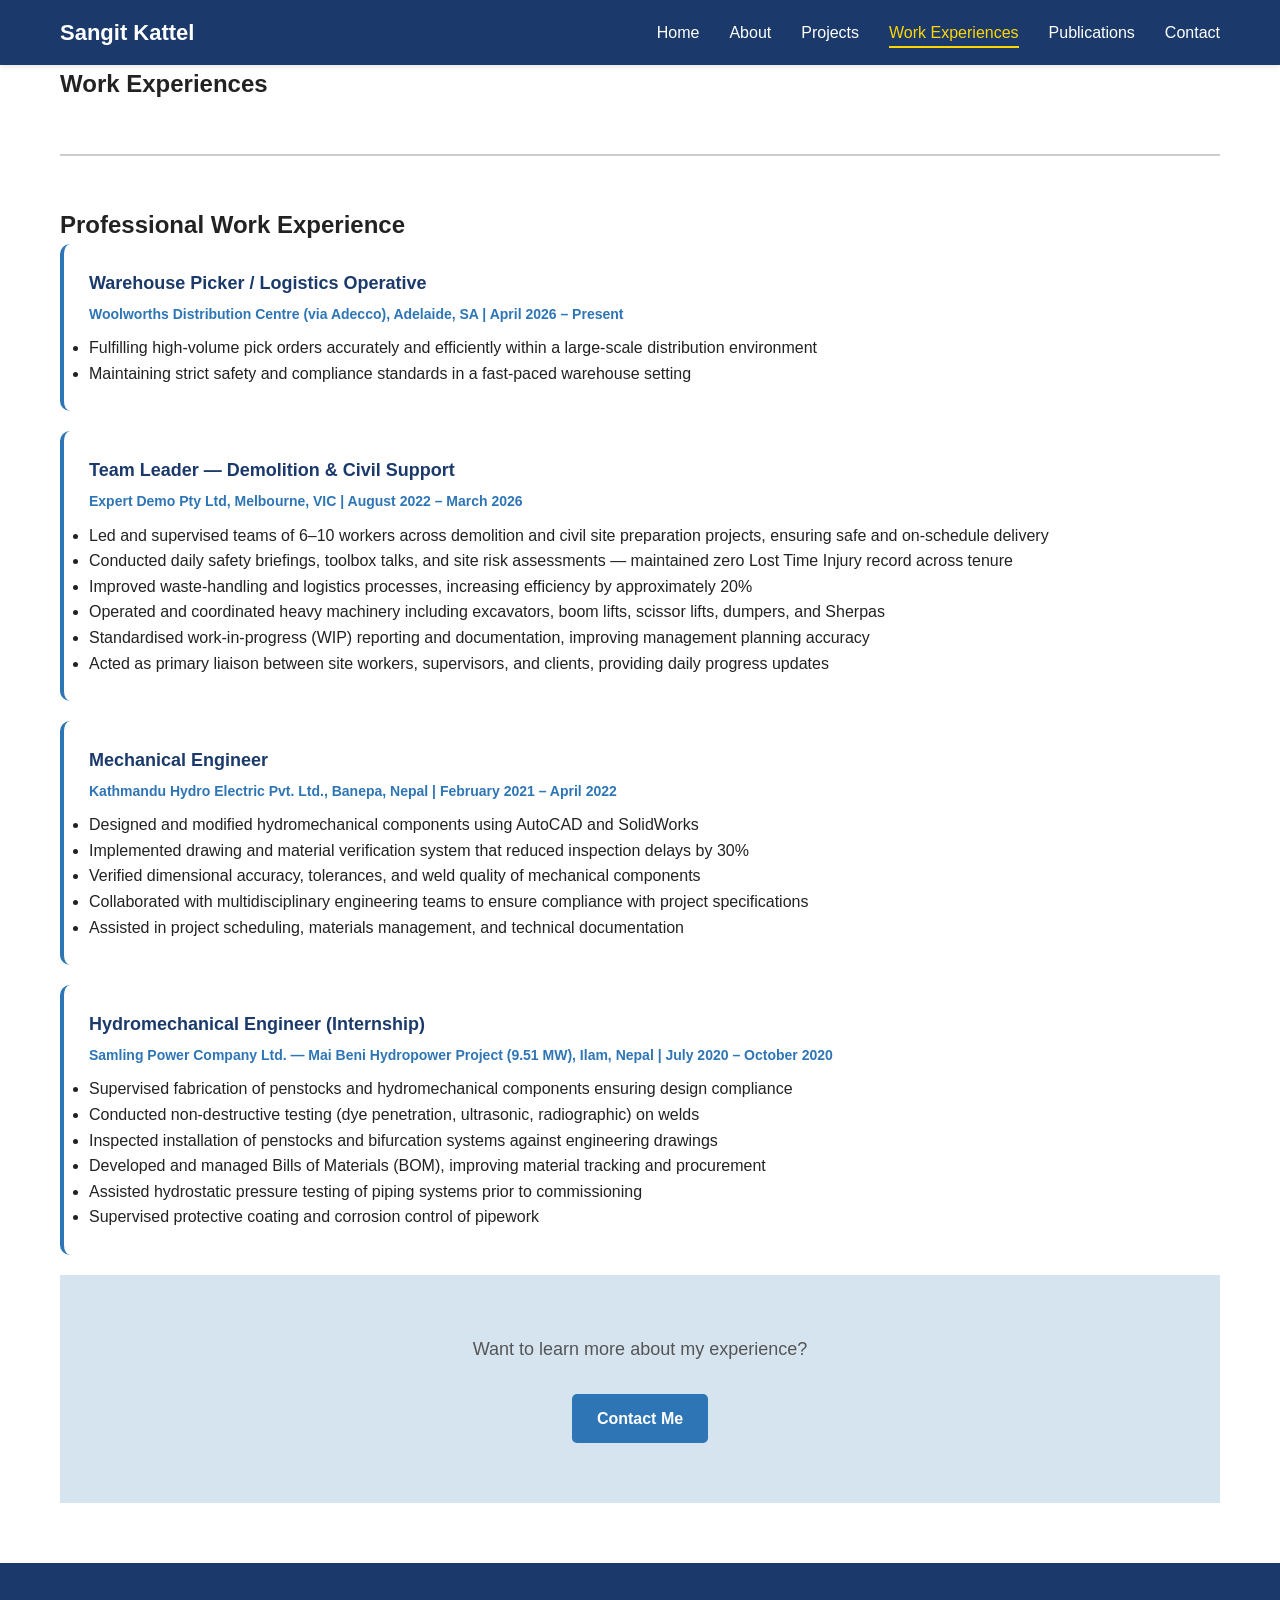
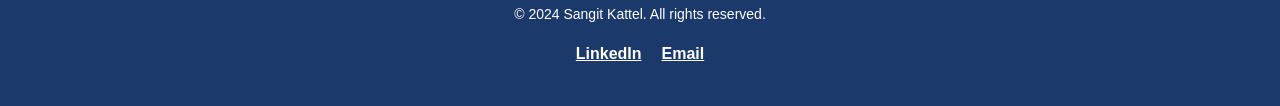
<file: work-experiences.html>
<!DOCTYPE html>
<html lang="en">
<head>
    <meta charset="UTF-8">
    <meta name="viewport" content="width=device-width, initial-scale=1.0">
    <title>Work Experiences - Sangit Kattel</title>
    <link rel="stylesheet" href="styles.css">
</head>
<body>
    <!-- Navigation Bar -->
    <nav class="navbar">
        <div class="container">
            <div class="logo">Sangit Kattel</div>
            <ul class="nav-links">
                <li><a href="index.html">Home</a></li>
                <li><a href="about.html">About</a></li>
                <li><a href="projects.html">Projects</a></li>
                <li><a href="work-experiences.html" class="active">Work Experiences</a></li>
                <li><a href="publications.html">Publications</a></li>
                <li><a href="contact.html">Contact</a></li>
            </ul>
        </div>
    </nav>

    <!-- Work Experiences Section -->
    <section class="work-experiences">
        <div class="container">
            <h1>Work Experiences</h1>

            <div id="experience" class="experience-summary">
                <h2>Professional Work Experience</h2>

                <div class="experience-item">
                    <h3>Warehouse Picker / Logistics Operative</h3>
                    <p class="company">Woolworths Distribution Centre (via Adecco), Adelaide, SA | April 2026 – Present</p>
                    <ul>
                        <li>Fulfilling high-volume pick orders accurately and efficiently within a large-scale distribution environment</li>
                        <li>Maintaining strict safety and compliance standards in a fast-paced warehouse setting</li>
                    </ul>
                </div>

                <div class="experience-item">
                    <h3>Team Leader — Demolition & Civil Support</h3>
                    <p class="company">Expert Demo Pty Ltd, Melbourne, VIC | August 2022 – March 2026</p>
                    <ul>
                        <li>Led and supervised teams of 6–10 workers across demolition and civil site preparation projects, ensuring safe and on-schedule delivery</li>
                        <li>Conducted daily safety briefings, toolbox talks, and site risk assessments — maintained zero Lost Time Injury record across tenure</li>
                        <li>Improved waste-handling and logistics processes, increasing efficiency by approximately 20%</li>
                        <li>Operated and coordinated heavy machinery including excavators, boom lifts, scissor lifts, dumpers, and Sherpas</li>
                        <li>Standardised work-in-progress (WIP) reporting and documentation, improving management planning accuracy</li>
                        <li>Acted as primary liaison between site workers, supervisors, and clients, providing daily progress updates</li>
                    </ul>
                </div>

                <div class="experience-item">
                    <h3>Mechanical Engineer</h3>
                    <p class="company">Kathmandu Hydro Electric Pvt. Ltd., Banepa, Nepal | February 2021 – April 2022</p>
                    <ul>
                        <li>Designed and modified hydromechanical components using AutoCAD and SolidWorks</li>
                        <li>Implemented drawing and material verification system that reduced inspection delays by 30%</li>
                        <li>Verified dimensional accuracy, tolerances, and weld quality of mechanical components</li>
                        <li>Collaborated with multidisciplinary engineering teams to ensure compliance with project specifications</li>
                        <li>Assisted in project scheduling, materials management, and technical documentation</li>
                    </ul>
                </div>

                <div class="experience-item">
                    <h3>Hydromechanical Engineer (Internship)</h3>
                    <p class="company">Samling Power Company Ltd. — Mai Beni Hydropower Project (9.51 MW), Ilam, Nepal | July 2020 – October 2020</p>
                    <ul>
                        <li>Supervised fabrication of penstocks and hydromechanical components ensuring design compliance</li>
                        <li>Conducted non-destructive testing (dye penetration, ultrasonic, radiographic) on welds</li>
                        <li>Inspected installation of penstocks and bifurcation systems against engineering drawings</li>
                        <li>Developed and managed Bills of Materials (BOM), improving material tracking and procurement</li>
                        <li>Assisted hydrostatic pressure testing of piping systems prior to commissioning</li>
                        <li>Supervised protective coating and corrosion control of pipework</li>
                    </ul>
                </div>
            </div>

            <div class="cta">
                <p>Want to learn more about my experience?</p>
                <a href="contact.html" class="btn btn-primary">Contact Me</a>
            </div>
        </div>
    </section>

    <!-- Footer -->
    <footer>
        <div class="container">
            <p>&copy; 2024 Sangit Kattel. All rights reserved.</p>
            <div class="social-links">
                <a href="https://linkedin.com/in/sangit-kattel-812382195" target="_blank">LinkedIn</a>
                <a href="mailto:sangeet.kattel@gmail.com">Email</a>
            </div>
        </div>
    </footer>

    <script src="script.js"></script>
</body>
</html>
</file>
<file: styles.css>
/* ============================================================
   PORTFOLIO STYLES FOR SANGIT KATTEL
   ============================================================ */

* {
    margin: 0;
    padding: 0;
    box-sizing: border-box;
}

/* ============================================================
   VARIABLES & COLORS
   ============================================================ */

:root {
    --primary-color: #1B3A6B;
    --secondary-color: #2E75B6;
    --accent-color: #4CAF50;
    --light-bg: #F5F7FA;
    --light-blue: #D6E4F0;
    --grey-text: #555555;
    --dark-text: #222222;
    --border-color: #CCCCCC;
    --white: #FFFFFF;
    
    --max-width: 1200px;
    --font-family: 'Arial', 'Helvetica', sans-serif;
    --transition: all 0.3s ease;
}

/* ============================================================
   GENERAL STYLES
   ============================================================ */

html {
    scroll-behavior: smooth;
}

body {
    font-family: var(--font-family);
    line-height: 1.6;
    color: var(--dark-text);
    background-color: var(--white);
}

.container {
    max-width: var(--max-width);
    margin: 0 auto;
    padding: 0 20px;
}

a {
    color: var(--secondary-color);
    text-decoration: none;
    transition: var(--transition);
}

a:hover {
    color: var(--primary-color);
    text-decoration: underline;
}

/* ============================================================
   NAVIGATION BAR
   ============================================================ */

.navbar {
    background-color: var(--primary-color);
    color: var(--white);
    padding: 15px 0;
    position: sticky;
    top: 0;
    z-index: 100;
    box-shadow: 0 2px 5px rgba(0, 0, 0, 0.1);
}

.navbar .container {
    display: flex;
    justify-content: space-between;
    align-items: center;
}

.navbar .logo {
    font-size: 22px;
    font-weight: bold;
    color: var(--white);
}

.nav-links {
    display: flex;
    list-style: none;
    gap: 30px;
}

.nav-links a {
    color: var(--white);
    transition: var(--transition);
    border-bottom: 2px solid transparent;
    padding-bottom: 5px;
}

.nav-links a:hover,
.nav-links a.active {
    color: #FFD700;
    border-bottom-color: #FFD700;
    text-decoration: none;
}

@media (max-width: 768px) {
    .nav-links {
        gap: 15px;
        font-size: 14px;
    }
    
    .navbar .logo {
        font-size: 18px;
    }
}

/* ============================================================
   BUTTONS
   ============================================================ */

.btn {
    display: inline-block;
    padding: 12px 25px;
    border-radius: 5px;
    font-weight: bold;
    transition: var(--transition);
    cursor: pointer;
    border: none;
    text-align: center;
    font-size: 16px;
}

.btn-primary {
    background-color: var(--secondary-color);
    color: var(--white);
}

.btn-primary:hover {
    background-color: var(--primary-color);
    text-decoration: none;
    transform: translateY(-2px);
    box-shadow: 0 5px 15px rgba(0, 0, 0, 0.2);
}

.btn-secondary {
    background-color: transparent;
    color: var(--secondary-color);
    border: 2px solid var(--secondary-color);
}

.btn-secondary:hover {
    background-color: var(--secondary-color);
    color: var(--white);
    text-decoration: none;
}

.btn-link {
    color: var(--secondary-color);
    text-decoration: underline;
    font-weight: bold;
}

.btn-link:hover {
    color: var(--primary-color);
}

/* ============================================================
   HERO SECTION
   ============================================================ */

.hero {
    background: linear-gradient(135deg, var(--primary-color) 0%, var(--secondary-color) 100%);
    color: var(--white);
    padding: 80px 20px;
    min-height: 600px;
    display: flex;
    align-items: center;
}

.hero .container {
    display: grid;
    grid-template-columns: 1fr 1fr;
    gap: 50px;
    align-items: center;
}

.hero-text h1 {
    font-size: 52px;
    margin-bottom: 15px;
    font-weight: bold;
}

.hero-text .subtitle {
    font-size: 22px;
    margin-bottom: 10px;
    color: #FFD700;
    font-weight: bold;
}

.hero-text .description {
    font-size: 18px;
    margin-bottom: 30px;
    opacity: 0.95;
}

.cta-buttons {
    display: flex;
    gap: 20px;
    flex-wrap: wrap;
}

.cta-buttons .btn {
    padding: 14px 30px;
    font-size: 16px;
}

.hero-image {
    text-align: center;
}

.profile-pic {
    width: 300px;
    height: 300px;
    border-radius: 15px;
    border: 5px solid var(--white);
    box-shadow: 0 10px 30px rgba(0, 0, 0, 0.3);
}

@media (max-width: 768px) {
    .hero .container {
        grid-template-columns: 1fr;
        gap: 30px;
    }
    
    .hero-text h1 {
        font-size: 36px;
    }
    
    .hero-text .subtitle {
        font-size: 18px;
    }
    
    .profile-pic {
        width: 200px;
        height: 200px;
    }
}

/* ============================================================
   STATS SECTION
   ============================================================ */

.stats {
    background-color: var(--light-bg);
    padding: 60px 20px;
}

.stats .container {
    display: grid;
    grid-template-columns: repeat(auto-fit, minmax(200px, 1fr));
    gap: 40px;
    text-align: center;
}

.stat-item h3 {
    font-size: 36px;
    color: var(--secondary-color);
    margin-bottom: 10px;
    font-weight: bold;
}

.stat-item p {
    font-size: 16px;
    color: var(--grey-text);
}

/* ============================================================
   ABOUT PREVIEW SECTION
   ============================================================ */

.about-preview {
    padding: 60px 20px;
    background-color: var(--white);
}

.about-preview h2 {
    font-size: 32px;
    color: var(--primary-color);
    margin-bottom: 20px;
}

.about-preview p {
    font-size: 16px;
    line-height: 1.8;
    margin-bottom: 20px;
    color: var(--grey-text);
}

.about-preview .btn {
    margin-top: 20px;
}

/* ============================================================
   FEATURED PROJECTS SECTION
   ============================================================ */

.featured-projects {
    padding: 60px 20px;
    background-color: var(--light-bg);
}

.featured-projects h2 {
    font-size: 32px;
    color: var(--primary-color);
    text-align: center;
    margin-bottom: 50px;
}

.projects-grid {
    display: grid;
    grid-template-columns: repeat(auto-fit, minmax(300px, 1fr));
    gap: 30px;
}

.project-card {
    background-color: var(--white);
    padding: 30px;
    border-radius: 10px;
    box-shadow: 0 5px 15px rgba(0, 0, 0, 0.1);
    transition: var(--transition);
}

.project-card:hover {
    transform: translateY(-5px);
    box-shadow: 0 10px 25px rgba(0, 0, 0, 0.15);
}

.project-card h3 {
    font-size: 20px;
    color: var(--primary-color);
    margin-bottom: 10px;
}

.project-card .role {
    font-size: 14px;
    color: var(--secondary-color);
    font-weight: bold;
    margin-bottom: 15px;
}

.project-card p {
    font-size: 15px;
    color: var(--grey-text);
    margin-bottom: 20px;
    line-height: 1.6;
}

.project-card a {
    font-weight: bold;
    color: var(--secondary-color);
    transition: var(--transition);
}

.project-card a:hover {
    color: var(--primary-color);
    text-decoration: underline;
}

/* ============================================================
   SKILLS SECTION
   ============================================================ */

.skills-section {
    padding: 60px 20px;
    background-color: var(--white);
}

.skills-section h2 {
    font-size: 32px;
    color: var(--primary-color);
    text-align: center;
    margin-bottom: 50px;
}

.skills-grid {
    display: grid;
    grid-template-columns: repeat(auto-fit, minmax(150px, 1fr));
    gap: 15px;
}

.skill {
    background: linear-gradient(135deg, var(--secondary-color), var(--light-blue));
    color: var(--white);
    padding: 15px 20px;
    border-radius: 8px;
    text-align: center;
    font-weight: bold;
    box-shadow: 0 3px 10px rgba(0, 0, 0, 0.1);
}

.skills-detailed {
    display: grid;
    grid-template-columns: repeat(auto-fit, minmax(250px, 1fr));
    gap: 30px;
    margin-top: 40px;
}

.skill-category h3 {
    color: var(--secondary-color);
    margin-bottom: 15px;
    font-size: 18px;
}

.skill-category ul {
    list-style: none;
}

.skill-category li {
    padding: 8px 0;
    border-bottom: 1px solid var(--border-color);
    color: var(--grey-text);
    font-size: 14px;
}

.skill-category li:last-child {
    border-bottom: none;
}

/* ============================================================
   CTA SECTION
   ============================================================ */

.cta {
    background-color: var(--light-blue);
    padding: 60px 20px;
    text-align: center;
}

.cta h2 {
    font-size: 32px;
    color: var(--primary-color);
    margin-bottom: 15px;
}

.cta p {
    font-size: 18px;
    color: var(--grey-text);
    margin-bottom: 30px;
}

/* ============================================================
   ABOUT PAGE STYLES
   ============================================================ */

.about {
    padding: 60px 20px;
}

.about h1 {
    font-size: 36px;
    color: var(--primary-color);
    margin-bottom: 50px;
    text-align: center;
}

.about-grid {
    display: grid;
    grid-template-columns: 2fr 1fr;
    gap: 40px;
    margin-bottom: 50px;
}

.about-text h2 {
    font-size: 24px;
    color: var(--primary-color);
    margin-top: 30px;
    margin-bottom: 15px;
}

.about-text h2:first-child {
    margin-top: 0;
}

.about-text p {
    font-size: 16px;
    color: var(--grey-text);
    line-height: 1.8;
    margin-bottom: 15px;
}

.info-box {
    background-color: var(--light-bg);
    padding: 25px;
    border-radius: 10px;
    margin-bottom: 25px;
    border-left: 4px solid var(--secondary-color);
}

.info-box h3 {
    font-size: 18px;
    color: var(--primary-color);
    margin-bottom: 15px;
}

.info-box ul {
    list-style: none;
}

.info-box li {
    padding: 8px 0;
    font-size: 14px;
    color: var(--grey-text);
}

.education-timeline {
    margin-top: 40px;
}

.education-item {
    background-color: var(--light-bg);
    padding: 25px;
    border-radius: 10px;
    margin-bottom: 20px;
    border-left: 4px solid var(--accent-color);
}

.education-item h3 {
    font-size: 18px;
    color: var(--primary-color);
    margin-bottom: 5px;
}

.education-item .institution {
    font-size: 14px;
    color: var(--secondary-color);
    font-weight: bold;
}

.education-item .year {
    font-size: 13px;
    color: var(--grey-text);
    font-style: italic;
    margin-bottom: 10px;
}

.education-item p {
    font-size: 14px;
    color: var(--grey-text);
}

@media (max-width: 768px) {
    .about-grid {
        grid-template-columns: 1fr;
    }
}

/* ============================================================
   PROJECTS PAGE STYLES
   ============================================================ */

.projects {
    padding: 60px 20px;
}

.projects h1 {
    font-size: 36px;
    color: var(--primary-color);
    margin-bottom: 15px;
    text-align: center;
}

.projects .intro-text {
    font-size: 18px;
    color: var(--grey-text);
    text-align: center;
    margin-bottom: 50px;
    max-width: 700px;
    margin-left: auto;
    margin-right: auto;
}

.project-detail {
    margin-bottom: 50px;
    padding: 30px;
    background-color: var(--light-bg);
    border-radius: 10px;
}

.project-detail h2 {
    font-size: 28px;
    color: var(--primary-color);
    margin-bottom: 10px;
}

.project-detail .role {
    font-size: 16px;
    color: var(--secondary-color);
    font-weight: bold;
}

.project-detail .company {
    font-size: 14px;
    color: var(--grey-text);
    margin-bottom: 25px;
}

.project-content h3 {
    font-size: 20px;
    color: var(--secondary-color);
    margin-top: 25px;
    margin-bottom: 15px;
}

.project-content ul {
    margin-left: 20px;
    margin-bottom: 15px;
}

.project-content li {
    margin-bottom: 10px;
    color: var(--grey-text);
    line-height: 1.6;
}

.experience-summary {
    margin-top: 50px;
    padding-top: 50px;
    border-top: 2px solid var(--border-color);
}

.experience-item {
    background-color: var(--white);
    padding: 25px;
    border-radius: 10px;
    margin-bottom: 20px;
    border-left: 4px solid var(--secondary-color);
}

.experience-item h3 {
    font-size: 18px;
    color: var(--primary-color);
    margin-bottom: 5px;
}

.experience-item .company {
    font-size: 14px;
    color: var(--secondary-color);
    font-weight: bold;
    margin-bottom: 10px;
}

.experience-item p {
    font-size: 14px;
    color: var(--grey-text);
    line-height: 1.6;
}

hr {
    border: none;
    border-top: 2px solid var(--border-color);
    margin: 50px 0;
}

/* ============================================================
   PUBLICATIONS PAGE STYLES
   ============================================================ */

.publications {
    padding: 60px 20px;
}

.publications h1 {
    font-size: 36px;
    color: var(--primary-color);
    margin-bottom: 15px;
    text-align: center;
}

.publications .intro-text {
    font-size: 18px;
    color: var(--grey-text);
    text-align: center;
    margin-bottom: 50px;
}

.publication-item {
    background-color: var(--light-bg);
    padding: 30px;
    border-radius: 10px;
    margin-bottom: 40px;
    border-left: 4px solid var(--secondary-color);
    position: relative;
}

.publication-item.featured {
    border-left-color: var(--accent-color);
    background-color: rgba(76, 175, 80, 0.05);
}

.publication-badge {
    display: inline-block;
    background-color: var(--accent-color);
    color: var(--white);
    padding: 5px 15px;
    border-radius: 20px;
    font-size: 12px;
    font-weight: bold;
    margin-bottom: 15px;
}

.publication-item h2 {
    font-size: 22px;
    color: var(--primary-color);
    margin-bottom: 15px;
}

.publication-item h3 {
    font-size: 16px;
    color: var(--secondary-color);
    margin-top: 20px;
    margin-bottom: 10px;
}

.publication-meta {
    font-size: 14px;
    color: var(--grey-text);
    margin-bottom: 20px;
    background-color: var(--white);
    padding: 15px;
    border-radius: 5px;
}

.publication-meta p {
    margin-bottom: 8px;
}

.publication-meta a {
    color: var(--secondary-color);
    word-break: break-all;
}

.publication-item ul {
    margin-left: 20px;
    margin-bottom: 15px;
}

.publication-item li {
    margin-bottom: 8px;
    color: var(--grey-text);
    line-height: 1.6;
}

.publication-item p {
    font-size: 15px;
    color: var(--grey-text);
    margin-bottom: 15px;
    line-height: 1.7;
}

.publication-actions {
    margin-top: 20px;
}

.research-overview {
    background-color: var(--white);
    padding: 40px;
    border-radius: 10px;
    margin-top: 40px;
}

.research-overview h2 {
    font-size: 28px;
    color: var(--primary-color);
    margin-bottom: 30px;
}

.research-area {
    margin-bottom: 30px;
}

.research-area h3 {
    font-size: 18px;
    color: var(--secondary-color);
    margin-bottom: 12px;
}

.research-area p {
    font-size: 15px;
    color: var(--grey-text);
    margin-bottom: 12px;
    line-height: 1.6;
}

.conferences {
    background-color: var(--light-bg);
    padding: 40px;
    border-radius: 10px;
    margin-top: 40px;
}

.conferences h2 {
    font-size: 28px;
    color: var(--primary-color);
    margin-bottom: 30px;
}

.conference-item {
    background-color: var(--white);
    padding: 20px;
    border-radius: 8px;
    margin-bottom: 20px;
    border-left: 3px solid var(--secondary-color);
}

.conference-item h3 {
    font-size: 16px;
    color: var(--primary-color);
    margin-bottom: 8px;
}

.conference-item p {
    font-size: 13px;
    color: var(--grey-text);
    margin-bottom: 5px;
}

/* ============================================================
   CONTACT PAGE STYLES
   ============================================================ */

.contact {
    padding: 60px 20px;
}

.contact h1 {
    font-size: 36px;
    color: var(--primary-color);
    margin-bottom: 15px;
    text-align: center;
}

.contact .intro-text {
    font-size: 18px;
    color: var(--grey-text);
    text-align: center;
    margin-bottom: 50px;
    max-width: 700px;
    margin-left: auto;
    margin-right: auto;
}

.contact-grid {
    display: grid;
    grid-template-columns: 1fr 1fr;
    gap: 50px;
    margin-bottom: 50px;
}

.contact-info h2,
.contact-form-container h2 {
    font-size: 24px;
    color: var(--primary-color);
    margin-bottom: 25px;
}

.contact-item {
    margin-bottom: 30px;
}

.contact-item h3 {
    font-size: 16px;
    color: var(--secondary-color);
    font-weight: bold;
    margin-bottom: 8px;
}

.contact-item p,
.contact-item a {
    font-size: 15px;
    color: var(--grey-text);
}

.contact-item ul {
    list-style: none;
    margin-top: 10px;
}

.contact-item li {
    margin-bottom: 8px;
}

/* Contact Form */
.contact-form {
    background-color: var(--light-bg);
    padding: 30px;
    border-radius: 10px;
}

.form-group {
    margin-bottom: 20px;
}

.form-group label {
    display: block;
    margin-bottom: 8px;
    font-weight: bold;
    color: var(--primary-color);
    font-size: 14px;
}

.form-group input,
.form-group textarea,
.form-group select {
    width: 100%;
    padding: 12px;
    border: 1px solid var(--border-color);
    border-radius: 5px;
    font-family: var(--font-family);
    font-size: 14px;
    color: var(--dark-text);
    transition: var(--transition);
}

.form-group input:focus,
.form-group textarea:focus,
.form-group select:focus {
    outline: none;
    border-color: var(--secondary-color);
    box-shadow: 0 0 5px rgba(46, 117, 182, 0.3);
}

.form-group textarea {
    resize: vertical;
    min-height: 120px;
}

.form-note {
    font-size: 13px;
    color: var(--grey-text);
    margin-top: 15px;
    padding-top: 15px;
    border-top: 1px solid var(--border-color);
}

/* FAQ Section */
.faq {
    background-color: var(--light-bg);
    padding: 40px;
    border-radius: 10px;
    margin: 50px 0;
}

.faq h2 {
    font-size: 28px;
    color: var(--primary-color);
    margin-bottom: 30px;
}

.faq-item {
    background-color: var(--white);
    padding: 20px;
    border-radius: 8px;
    margin-bottom: 20px;
    border-left: 4px solid var(--secondary-color);
}

.faq-item h3 {
    font-size: 16px;
    color: var(--primary-color);
    margin-bottom: 10px;
}

.faq-item p {
    font-size: 14px;
    color: var(--grey-text);
    line-height: 1.6;
}

.referees {
    text-align: center;
    padding: 40px;
    background-color: var(--light-bg);
    border-radius: 10px;
    margin-top: 50px;
}

.referees h2 {
    font-size: 24px;
    color: var(--primary-color);
    margin-bottom: 15px;
}

.referees p {
    font-size: 15px;
    color: var(--grey-text);
}

@media (max-width: 768px) {
    .contact-grid {
        grid-template-columns: 1fr;
    }
}

/* ============================================================
   FOOTER
   ============================================================ */

footer {
    background-color: var(--primary-color);
    color: var(--white);
    padding: 40px 20px;
    text-align: center;
    margin-top: 60px;
}

footer .container {
    display: flex;
    flex-direction: column;
    gap: 15px;
}

footer p {
    font-size: 14px;
}

.social-links {
    display: flex;
    justify-content: center;
    gap: 20px;
}

.social-links a {
    color: var(--white);
    text-decoration: underline;
    font-weight: bold;
    transition: var(--transition);
}

.social-links a:hover {
    color: #FFD700;
    text-decoration: none;
}

/* ============================================================
   RESPONSIVE DESIGN
   ============================================================ */

@media (max-width: 768px) {
    .navbar .container {
        flex-direction: column;
        gap: 15px;
    }
    
    .nav-links {
        flex-direction: column;
        gap: 10px;
        width: 100%;
    }
    
    .nav-links a {
        display: block;
        padding: 8px 0;
    }
    
    h1 {
        font-size: 28px !important;
    }
    
    h2 {
        font-size: 22px !important;
    }
    
    .skills-grid {
        grid-template-columns: repeat(2, 1fr);
    }
    
    .projects-grid {
        grid-template-columns: 1fr;
    }
    
    footer .container {
        flex-direction: column;
    }
}

@media (max-width: 480px) {
    .container {
        padding: 0 15px;
    }
    
    .nav-links {
        gap: 5px;
        font-size: 12px;
    }
    
    .hero-text h1 {
        font-size: 28px;
    }
    
    .cta-buttons {
        flex-direction: column;
    }
    
    .skills-grid {
        grid-template-columns: 1fr;
    }
    
    .btn {
        width: 100%;
    }
}
</file>
